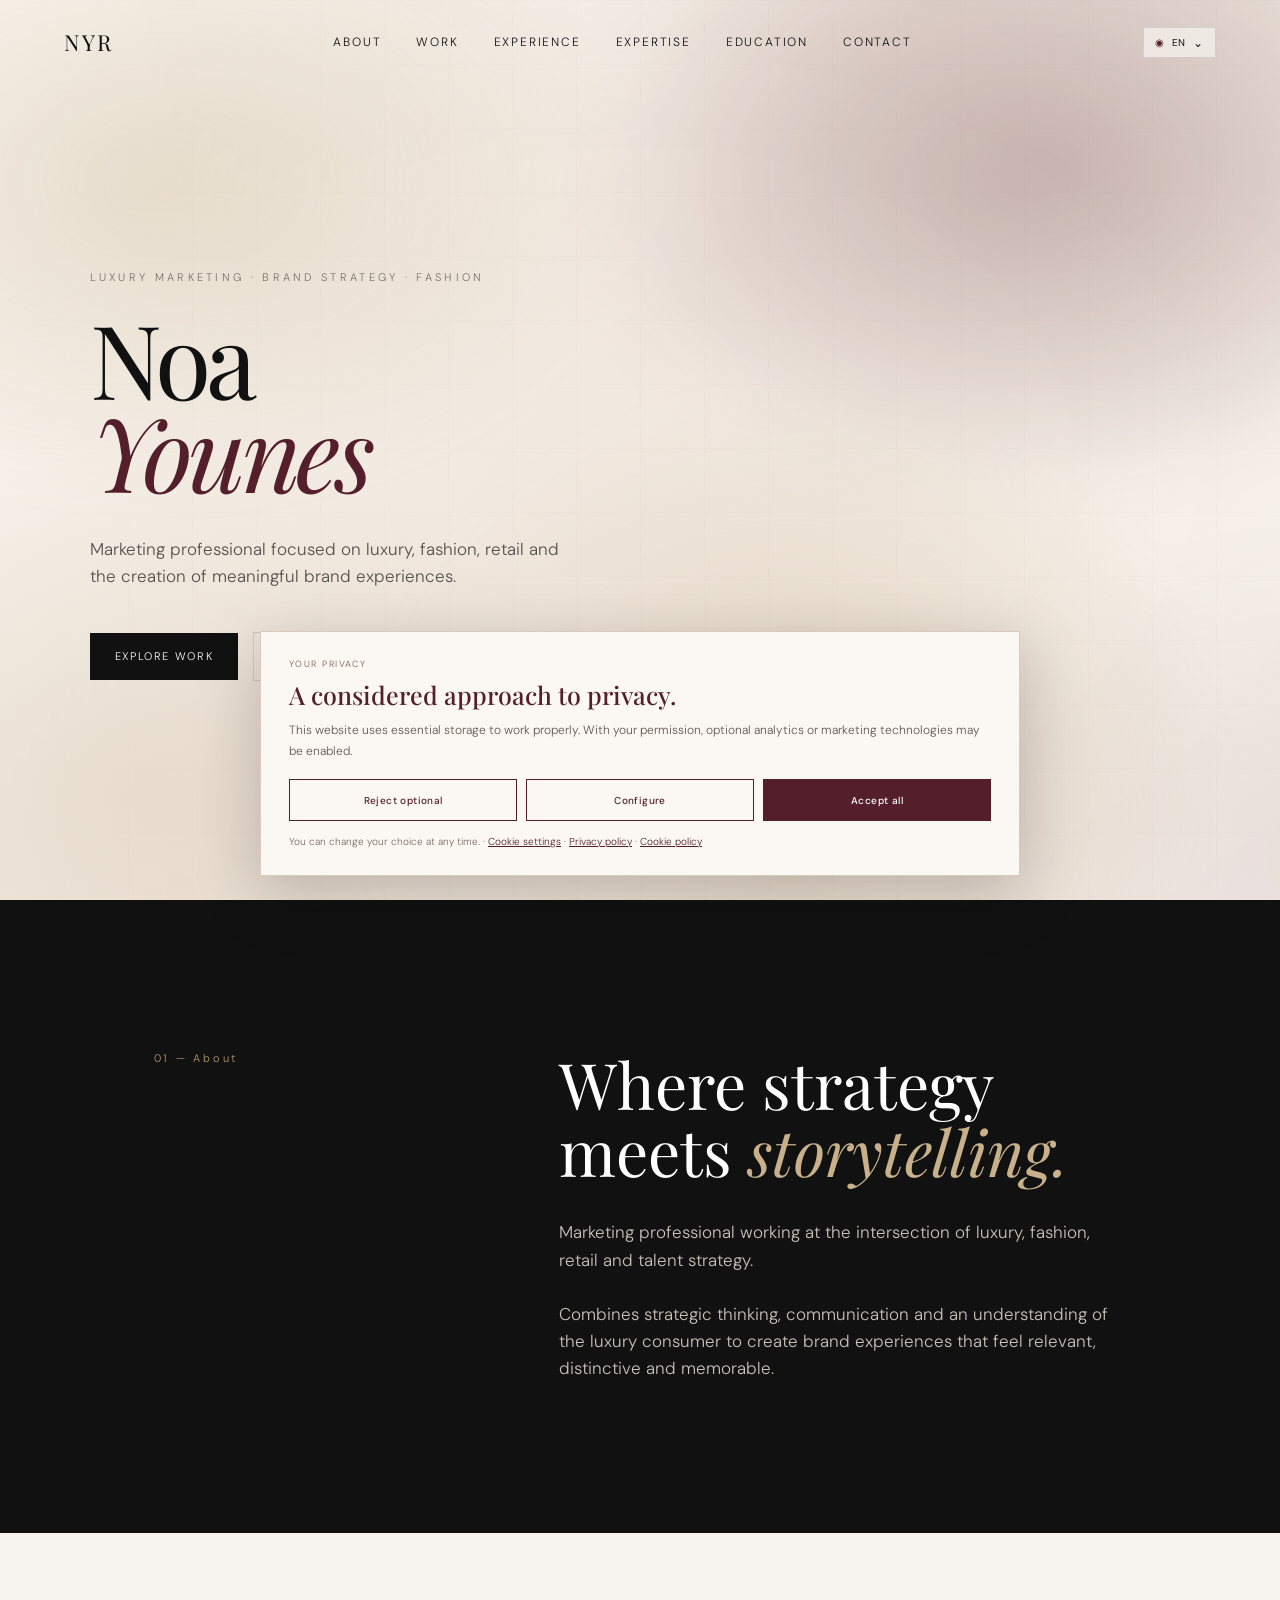
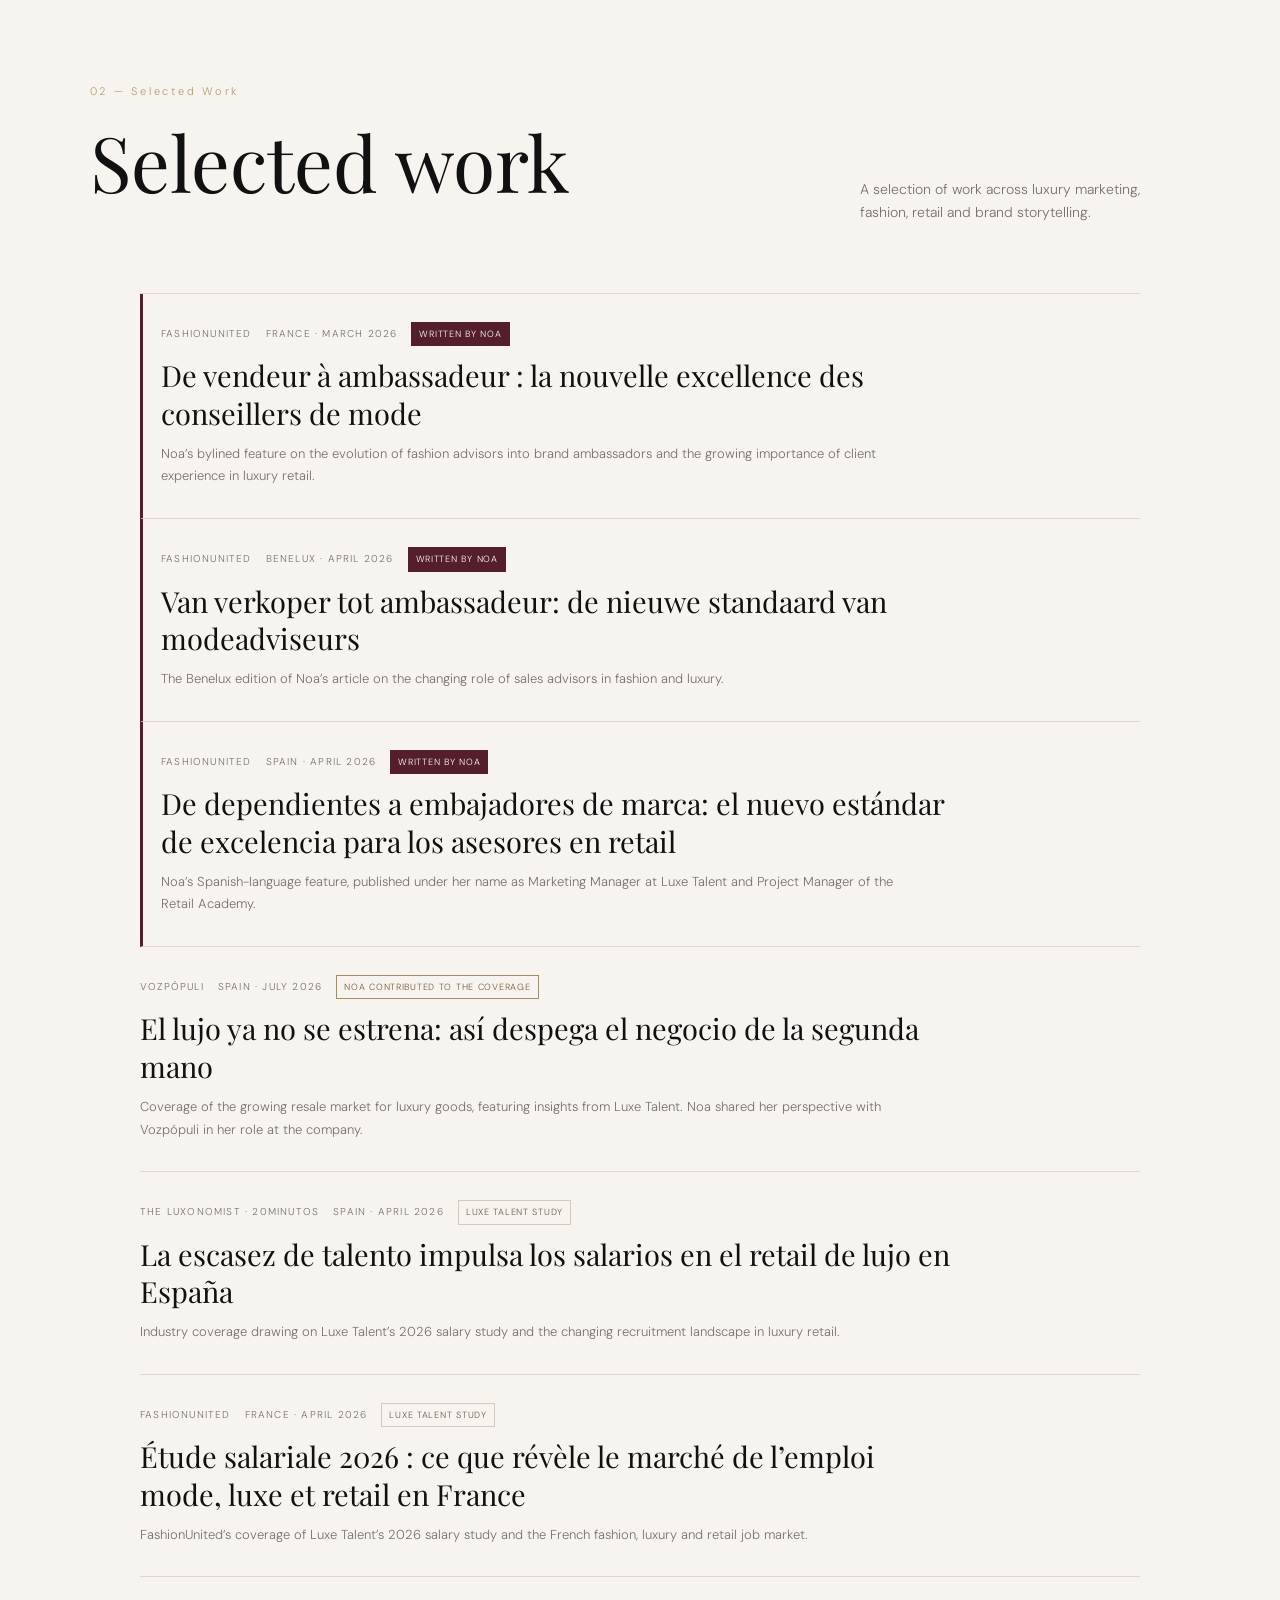
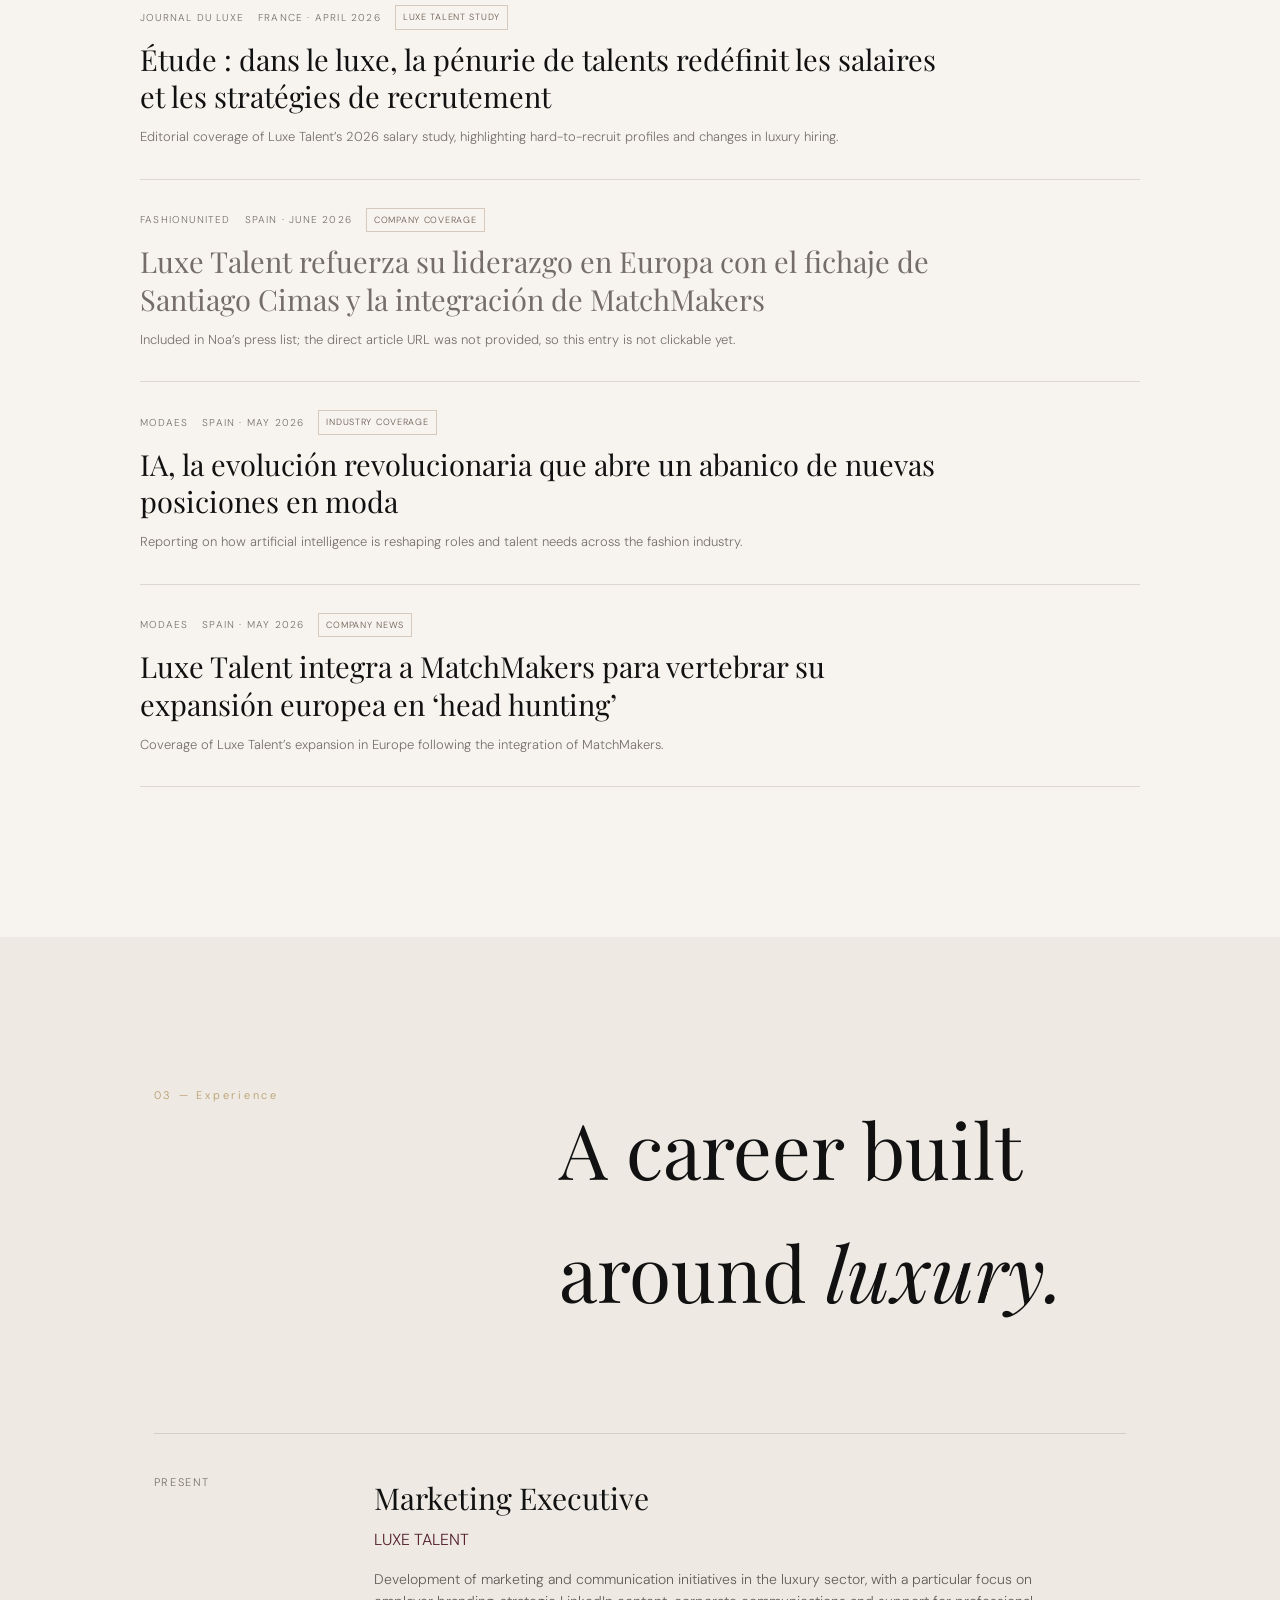
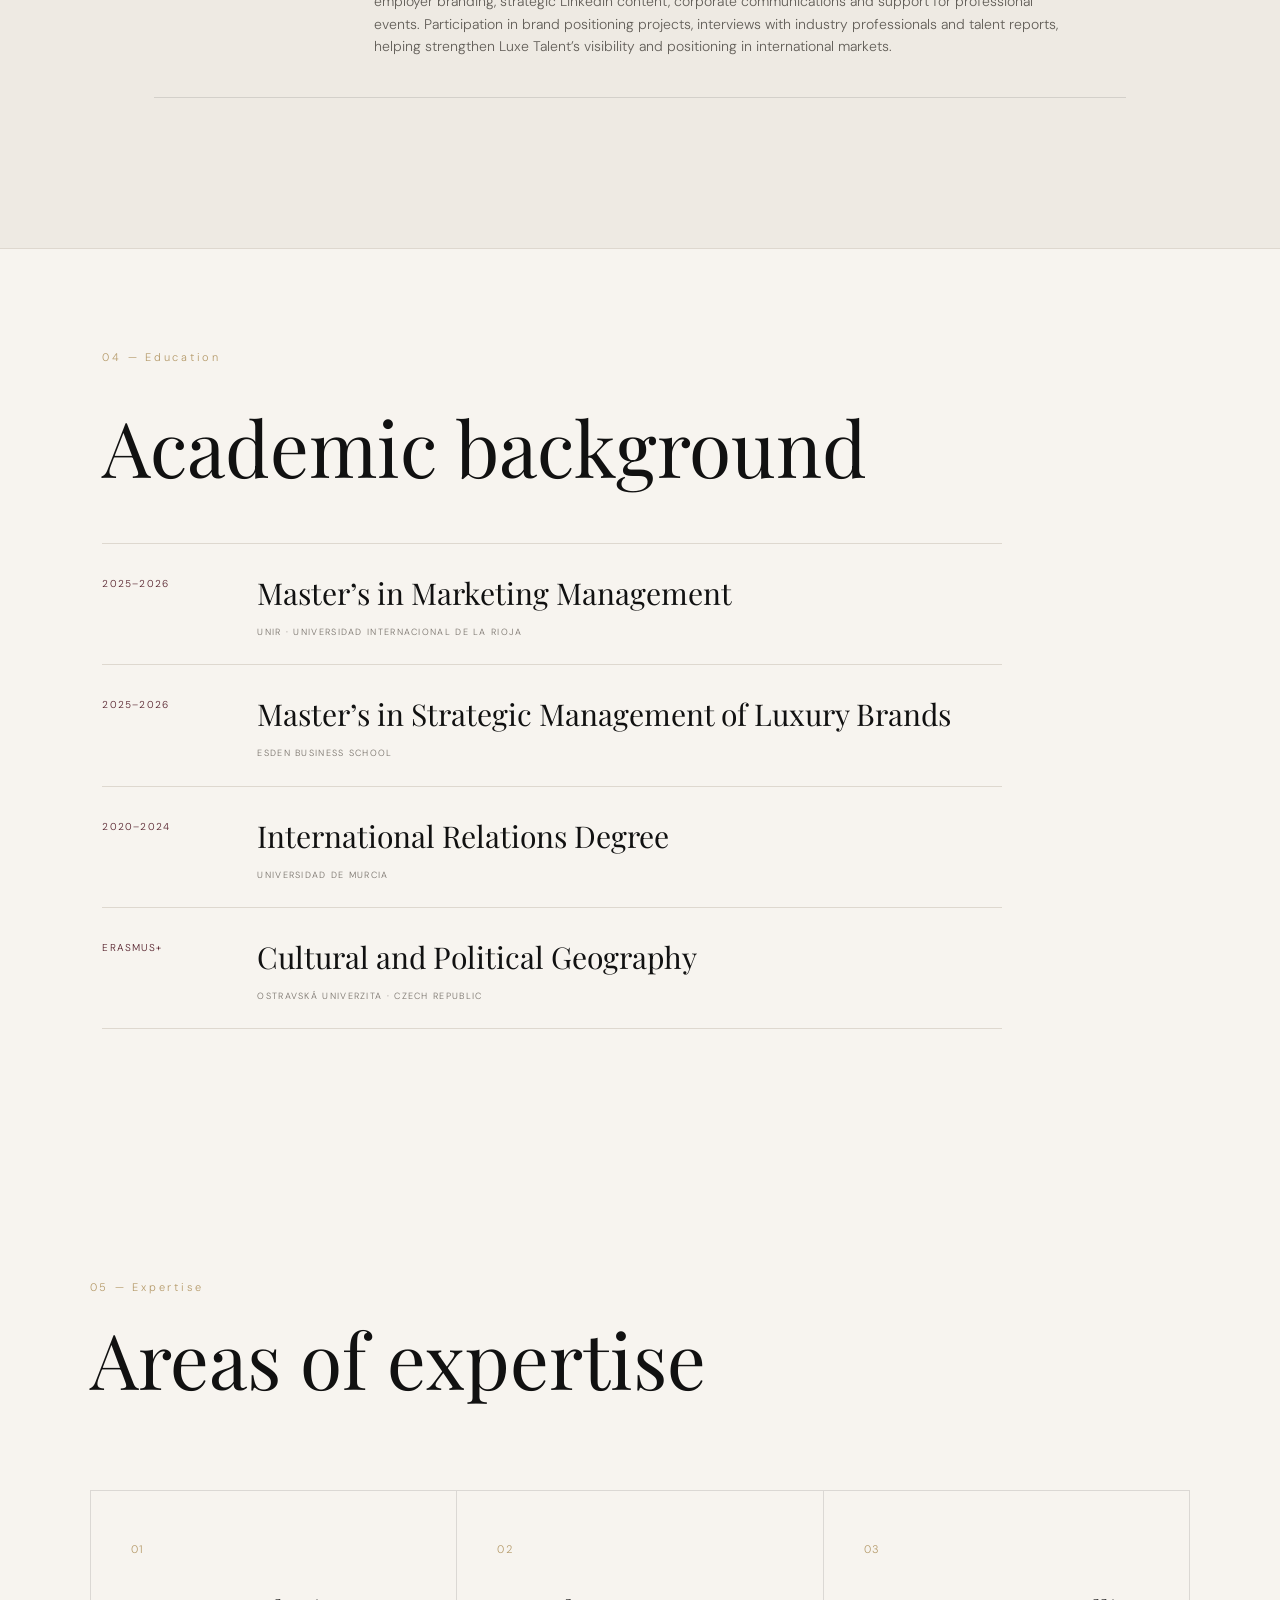
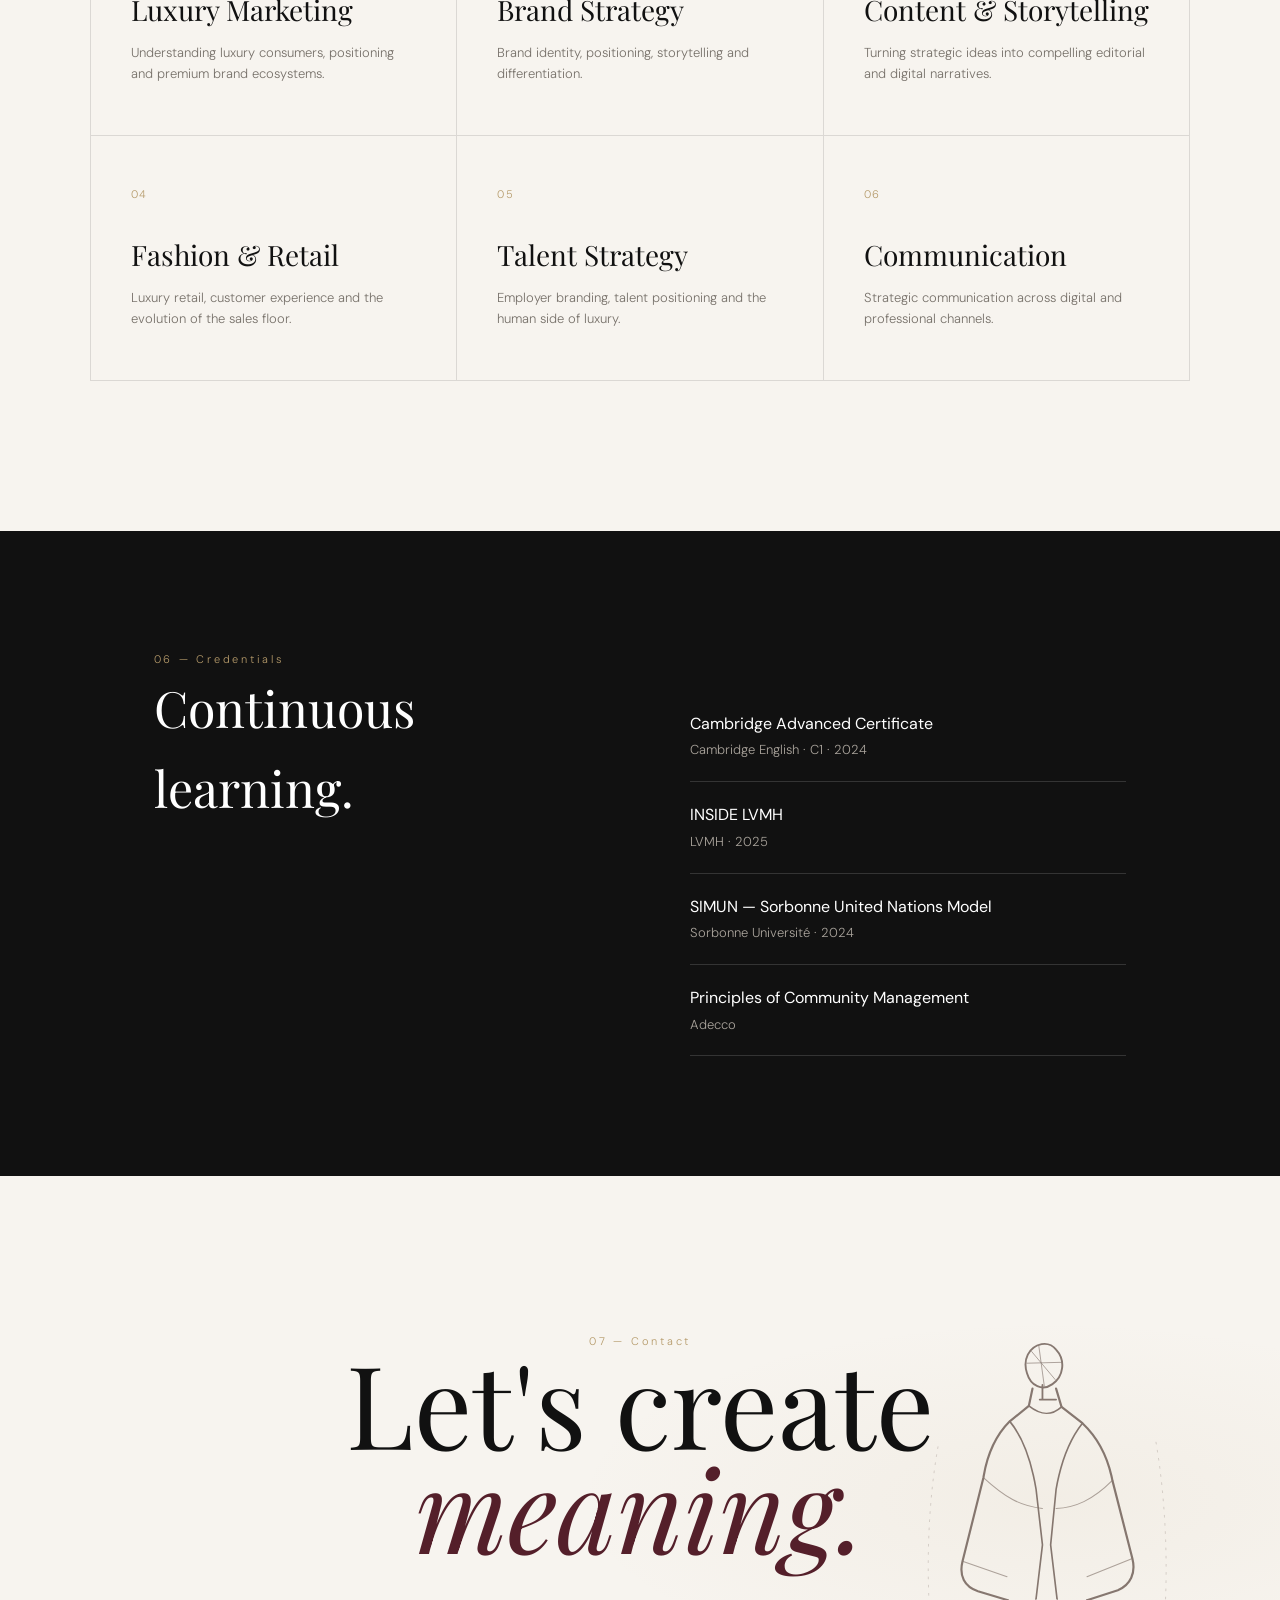
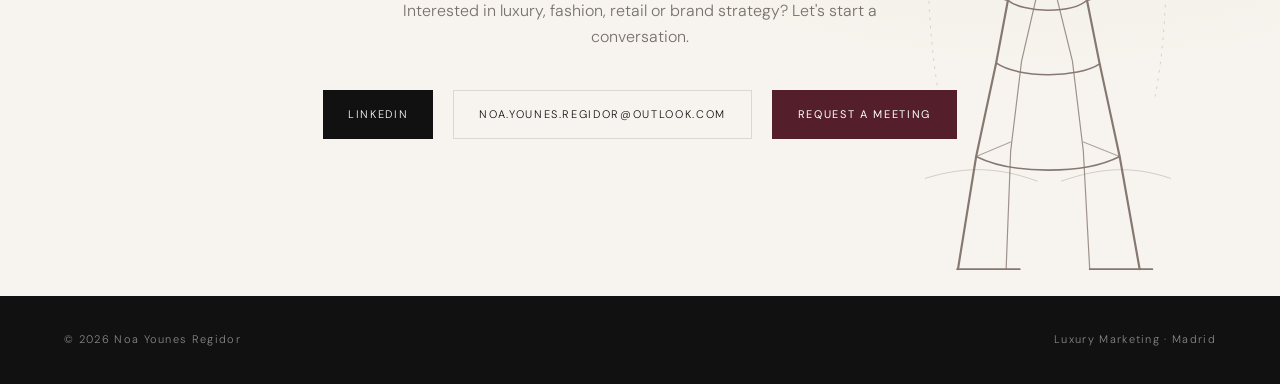
<file: index.html>
<!DOCTYPE html>

<html lang="en">
<head>
<meta charset="utf-8"/>
<meta content="width=device-width, initial-scale=1.0" name="viewport"/>
<title>Noa Younes Regidor — Luxury Marketing</title>
<meta content="Noa Younes Regidor — Luxury Marketing, Brand Strategy, Fashion &amp; Retail." name="description"/>
<meta content="Noa Younes Regidor" name="author"/>
<link href="https://fonts.googleapis.com" rel="preconnect"/>
<link crossorigin="" href="https://fonts.gstatic.com" rel="preconnect"/>
<link href="https://fonts.googleapis.com/css2?family=DM+Sans:wght@300;400;500;600&amp;family=Playfair+Display:ital,wght@0,400;0,500;0,600;1,400;1,500&amp;display=swap" rel="stylesheet"/>
<link href="style.css?v=5" rel="stylesheet"/>
<meta content="#541f2a" name="theme-color"/>
<meta content="Noa Younes Regidor — Luxury Marketing" property="og:title"/>
<meta content="Luxury marketing, brand strategy, fashion and retail portfolio." property="og:description"/>
<meta content="website" property="og:type"/>
</head>
<body>
<!-- NAVIGATION -->
<nav id="navbar">
<a class="logo" href="#">
        NYR
    </a>
<div class="nav-links">
<a data-i18n="nav_about" href="#about">About</a>
<a data-i18n="nav_work" href="#work">Work</a>
<a data-i18n="nav_experience" href="#experience">Experience</a>
<a data-i18n="nav_expertise" href="#expertise">Expertise</a>
<a data-i18n="education" href="#education">Education</a><a data-i18n="nav_contact" href="#contact">Contact</a>
</div>
<div class="language-switcher">
<button aria-label="Change language" class="language-button" id="languageButton">
<span class="language-icon">◉</span>
<span id="currentLanguage">EN</span>
<span class="language-chevron">⌄</span>
</button>
<div class="language-menu" id="languageMenu">
<button data-lang="en">English</button>
<button data-lang="es">Español</button>
<button data-lang="it">Italiano</button>
<button data-lang="fr">Français</button>
<button data-lang="de">Deutsch</button>
<button data-lang="nl">Nederlands</button>
</div>
</div>
</nav>
<!-- HERO -->
<section class="hero">
<div class="hero-copy reveal">
<div class="eyebrow" data-i18n="hero_eyebrow">
            Luxury Marketing · Brand Strategy · Fashion
        </div>
<h1>
            Noa<br/>
<em>Younes</em>
</h1>
<p class="hero-description" data-i18n="hero_desc">
            Marketing professional focused on luxury, fashion, retail
            and the creation of meaningful brand experiences.
        </p>
<div class="hero-buttons">
<a class="button button-dark" data-i18n="hero_explore" href="#work">
                Explore work
            </a>
<a class="button button-outline" data-i18n="hero_contact" href="#contact">
                Get in touch
            </a>
</div>
</div>

</section>
<!-- ABOUT -->
<section class="intro" id="about">
<div class="intro-grid">
<div>
<div class="section-number" data-i18n="about_num">
                01 — About
            </div>
</div>
<div class="reveal">
<h2 data-i18n="about_title">
                Where strategy meets
                <em>storytelling.</em>
</h2>
<p class="intro-text" data-i18n="about_text">
                Noa Younes Regidor is a marketing professional working
                at the intersection of luxury, fashion, retail and
                talent strategy.
                <br/><br/>
                Her work combines strategic thinking, communication
                and an understanding of the luxury consumer to create
                brand experiences that feel relevant, distinctive
                and memorable.
            </p>
</div>
</div>
</section>
<!-- PORTFOLIO -->
<section class="portfolio" id="work">
<div class="section-header reveal">
<div>
<div class="section-number">
                02 — Selected Work
            </div>
<h2 class="section-title">
                Selected work
            </h2>
</div>
<p class="section-subtitle">
            Articles, industry coverage and editorial contributions across luxury, fashion and retail.
        </p>
</div>
<div class="press-list">
<article class="press-item press-featured reveal">
  <div class="press-meta"><span>FashionUnited</span><span>France · March 2026</span><span class="press-badge press-badge-author">Written by Noa</span></div>
  <h3><a href="https://fashionunited.fr/actualite/retail/de-vendeur-a-ambassadeur-la-nouvelle-excellence-des-conseillers-de-mode/2026033041189" target="_blank" rel="noopener noreferrer">De vendeur à ambassadeur : la nouvelle excellence des conseillers de mode</a></h3>
  <p data-press-desc="press_1">Noa’s bylined feature on the evolution of fashion advisors into brand ambassadors and the growing importance of client experience in luxury retail.</p>
</article>
<article class="press-item press-featured reveal">
  <div class="press-meta"><span>FashionUnited</span><span>Benelux · April 2026</span><span class="press-badge press-badge-author">Written by Noa</span></div>
  <h3><a href="https://fashionunited.nl/nieuws/retail/van-verkoper-tot-ambassadeur-de-nieuwe-standaard-van-modeadviseurs/2026040868515" target="_blank" rel="noopener noreferrer">Van verkoper tot ambassadeur: de nieuwe standaard van modeadviseurs</a></h3>
  <p data-press-desc="press_2">The Benelux edition of Noa’s article on the changing role of sales advisors in fashion and luxury.</p>
</article>
<article class="press-item press-featured reveal">
  <div class="press-meta"><span>FashionUnited</span><span>Spain · April 2026</span><span class="press-badge press-badge-author">Written by Noa</span></div>
  <h3><a href="https://fashionunited.es/noticias/retail/de-dependientes-a-embajadores-de-marca-el-nuevo-estandar-de-excelencia-para-los-asesores-en-retail/2026041548985" target="_blank" rel="noopener noreferrer">De dependientes a embajadores de marca: el nuevo estándar de excelencia para los asesores en retail</a></h3>
  <p data-press-desc="press_3">Noa’s Spanish-language feature, published under her name as Marketing Manager at Luxe Talent and Project Manager of the Retail Academy.</p>
</article>
<article class="press-item reveal">
  <div class="press-meta"><span>Vozpópuli</span><span>Spain · July 2026</span><span class="press-badge press-badge-mention">Noa contributed to the coverage</span></div>
  <h3><a href="https://www.vozpopuli.com/economia/distribucion/el-lujo-ya-no-se-estrena-asi-despega-el-negocio-de-la-segunda-mano.html" target="_blank" rel="noopener noreferrer">El lujo ya no se estrena: así despega el negocio de la segunda mano</a></h3>
  <p data-press-desc="press_4">Coverage of the growing resale market for luxury goods, featuring insights from Luxe Talent. Noa shared her perspective with Vozpópuli in her role at the company.</p>
</article>
<article class="press-item reveal">
  <div class="press-meta"><span>The Luxonomist · 20minutos</span><span>Spain · April 2026</span><span class="press-badge">Luxe Talent study</span></div>
  <h3><a href="https://www.20minutos.es/theluxonomist/empresas/escasez-talento-impulsa-los-salarios-retail-lujo-espana_7005201_0.html" target="_blank" rel="noopener noreferrer">La escasez de talento impulsa los salarios en el retail de lujo en España</a></h3>
  <p data-press-desc="press_5">Industry coverage drawing on Luxe Talent’s 2026 salary study and the changing recruitment landscape in luxury retail.</p>
</article>
<article class="press-item reveal">
  <div class="press-meta"><span>FashionUnited</span><span>France · April 2026</span><span class="press-badge">Luxe Talent study</span></div>
  <h3><a href="https://fashionunited.fr/actualite/business/etude-salariale-2026-ce-que-revele-le-marche-de-lemploi-mode-luxe-et-retail-en-france/2026041541376" target="_blank" rel="noopener noreferrer">Étude salariale 2026 : ce que révèle le marché de l’emploi mode, luxe et retail en France</a></h3>
  <p data-press-desc="press_6">FashionUnited’s coverage of Luxe Talent’s 2026 salary study and the French fashion, luxury and retail job market.</p>
</article>
<article class="press-item reveal">
  <div class="press-meta"><span>Journal du Luxe</span><span>France · April 2026</span><span class="press-badge">Luxe Talent study</span></div>
  <h3><a href="https://www.journalduluxe.fr/fr/business/etude-luxe-penurie-talents-salaires-strategies-recrutement" target="_blank" rel="noopener noreferrer">Étude : dans le luxe, la pénurie de talents redéfinit les salaires et les stratégies de recrutement</a></h3>
  <p data-press-desc="press_7">Editorial coverage of Luxe Talent’s 2026 salary study, highlighting hard-to-recruit profiles and changes in luxury hiring.</p>
</article>
<article class="press-item press-pending reveal">
  <div class="press-meta"><span>FashionUnited</span><span>Spain · June 2026</span><span class="press-badge">Company coverage</span></div>
  <h3>Luxe Talent refuerza su liderazgo en Europa con el fichaje de Santiago Cimas y la integración de MatchMakers</h3>
  <p data-press-desc="press_8">Included in Noa’s press list; the direct article URL was not provided, so this entry is not clickable yet.</p>
</article>
<article class="press-item reveal">
  <div class="press-meta"><span>Modaes</span><span>Spain · May 2026</span><span class="press-badge">Industry coverage</span></div>
  <h3><a href="https://www.modaes.com/tendencias/ia-la-evolucion-revolucionaria-que-abre-un-abanico-de-nuevas-posiciones-en-moda" target="_blank" rel="noopener noreferrer">IA, la evolución revolucionaria que abre un abanico de nuevas posiciones en moda</a></h3>
  <p data-press-desc="press_9">Reporting on how artificial intelligence is reshaping roles and talent needs across the fashion industry.</p>
</article>
<article class="press-item reveal">
  <div class="press-meta"><span>Modaes</span><span>Spain · May 2026</span><span class="press-badge">Company news</span></div>
  <h3><a href="https://www.modaes.com/equipamiento/luxe-talent-integra-a-matchmakers-para-vertebrar-su-expansion-europea-en-head-hunting" target="_blank" rel="noopener noreferrer">Luxe Talent integra a MatchMakers para vertebrar su expansión europea en ‘head hunting’</a></h3>
  <p data-press-desc="press_10">Coverage of Luxe Talent’s expansion in Europe following the integration of MatchMakers.</p>
</article>
</div>
</section>
<!-- EXPERIENCE -->
<section class="experience" id="experience">
<div class="experience-header">
<div>
<div class="section-number">
                03 — Experience
            </div>
</div>
<div>
<h2>
                A career built around
                <em>luxury.</em>
</h2>
</div>
</div>
<div class="timeline">
<div class="timeline-item reveal">
<div class="timeline-date">
                Present
            </div>
<div>
<div class="timeline-role">
                    Marketing Executive
                </div>
<div class="timeline-company">
                    LUXE TALENT
                </div>
<p class="timeline-description">
                    Development of marketing and communication initiatives in the luxury sector, with a particular focus on employer branding, strategic LinkedIn content, corporate communications and support for professional events. Participation in brand positioning projects, interviews with industry professionals and talent reports, helping strengthen Luxe Talent’s visibility and positioning in international markets.
                </p>
</div>
</div>

</div>
</section>
<!-- EXPERTISE -->

<section class="education" id="education">
<div class="section-number" data-i18n="education_num">04 — Education</div>
<h2 class="section-title" data-i18n="education_title">Academic background</h2>
<div class="education-list">
<article class="education-item"><p class="education-date">2025–2026</p><div><h3 data-i18n="edu1">Master’s in Marketing Management</h3><p>UNIR · UNIVERSIDAD INTERNACIONAL DE LA RIOJA</p></div></article>
<article class="education-item"><p class="education-date">2025–2026</p><div><h3 data-i18n="edu2">Master’s in Strategic Management of Luxury Brands</h3><p>ESDEN BUSINESS SCHOOL</p></div></article>
<article class="education-item"><p class="education-date">2020–2024</p><div><h3 data-i18n="edu3">Degree in International Relations</h3><p>UNIVERSIDAD DE MURCIA</p></div></article>
<article class="education-item"><p class="education-date">ERASMUS+</p><div><h3 data-i18n="edu4">Cultural and Political Geography</h3><p data-label="erasmus-institution">OSTRAVSKÁ UNIVERZITA · CZECH REPUBLIC</p></div></article>
</div>
</section>
<section class="expertise" id="expertise">
<div class="section-number" data-i18n="expertise_num">
        05 — Expertise
    </div>
<h2 class="section-title">
        Areas of expertise
    </h2>
<div class="expertise-grid">
<div class="expertise-item reveal">
<div class="expertise-number">01</div>
<h3>
                Luxury Marketing
            </h3>
<p>
                Understanding luxury consumers,
                positioning and premium brand ecosystems.
            </p>
</div>
<div class="expertise-item reveal">
<div class="expertise-number">02</div>
<h3>
                Brand Strategy
            </h3>
<p>
                Brand identity, positioning,
                storytelling and differentiation.
            </p>
</div>
<div class="expertise-item reveal">
<div class="expertise-number">03</div>
<h3>
                Content &amp; Storytelling
            </h3>
<p>
                Turning strategic ideas into compelling
                editorial and digital narratives.
            </p>
</div>
<div class="expertise-item reveal">
<div class="expertise-number">04</div>
<h3>
                Fashion &amp; Retail
            </h3>
<p>
                Luxury retail, customer experience
                and the evolution of the sales floor.
            </p>
</div>
<div class="expertise-item reveal">
<div class="expertise-number">05</div>
<h3>
                Talent Strategy
            </h3>
<p>
                Employer branding, talent positioning
                and the human side of luxury.
            </p>
</div>
<div class="expertise-item reveal">
<div class="expertise-number">06</div>
<h3>
                Communication
            </h3>
<p>
                Strategic communication across
                digital and professional channels.
            </p>
</div>
</div>
</section>
<!-- CREDENTIALS -->
<section class="credentials" id="credentials">
<div class="credentials-grid">
<div>
<div class="section-number" data-i18n="credentials_num">
                06 — Credentials
            </div>
<h2>
                Continuous
                <br/>
                learning.
            </h2>
</div>
<div class="credential-list">
<div class="credential">
<strong>
                    Cambridge Advanced Certificate
                </strong>
<span>
                    Cambridge English · C1 · 2024
                </span>
</div>
<div class="credential">
<strong>
                    INSIDE LVMH
                </strong>
<span>
                    LVMH · 2025
                </span>
</div>
<div class="credential">
<strong>
                    SIMUN — Sorbonne United Nations Model
                </strong>
<span>
                    Sorbonne Université · 2024
                </span>
</div>
<div class="credential">
<strong>
                    Principles of Community Management
                </strong>
<span>
                    Adecco
                </span>
</div>
</div>
</div>
</section>
<!-- CONTACT -->
<section class="contact" id="contact">
<div class="contact-inner reveal">
<div class="section-number">
            07 — Contact
        </div>
<h2>
            Let's create
            <em>meaning.</em>
</h2>
<p>
            Interested in luxury, fashion, retail or brand strategy?
            Let's start a conversation.
        </p>
<div class="contact-links">
<a class="button button-dark" href="https://www.linkedin.com/in/noa-younes-regidor-173b82273/" target="_blank">
                LinkedIn
            </a>
<!-- Replace with Noa's real email -->
<a class="button button-outline" href="mailto:noa.younes.regidor@outlook.com">
                Email
            </a>
<button class="button button-meeting" type="button" data-meeting-button>
                Request a meeting
            </button>
</div>
</div>
<div class="contact-fashion-sketch" aria-hidden="true">
<svg viewBox="0 0 420 650" role="img" xmlns="http://www.w3.org/2000/svg">
  <g fill="none" stroke="#4d3931" stroke-linecap="round" stroke-linejoin="round">
    <path d="M204 42 C190 45 183 59 188 74 C192 88 205 94 216 86 C228 78 231 60 220 48 C216 43 210 41 204 42Z" stroke-width="2.1"/>
    <path d="M201 44 L207 88 M188 63 L226 62 M193 50 L219 81" stroke-width="1.1" opacity=".65"/>
    <path d="M194 91 L190 110 L169 127 C153 143 144 164 140 189 L117 281 C113 297 119 309 134 314 L167 324 L154 393 L132 496 L112 620 M220 91 L226 111 L249 129 C266 145 277 166 282 192 L304 278 C308 294 302 307 288 313 L254 324 L268 394 L290 496 L312 620" stroke-width="2.4"/>
    <path d="M190 110 C204 121 215 121 226 111 M169 127 C184 145 193 172 198 202 L205 263 L198 322 M249 129 C234 148 225 173 220 202 L214 263 L221 322" stroke-width="1.8"/>
    <path d="M167 324 C184 338 237 339 254 324 M154 393 C178 410 244 410 268 394 M132 496 C172 516 251 516 290 496" stroke-width="1.7"/>
    <path d="M198 322 L182 391 L170 490 L165 620 M221 322 L238 391 L250 490 L257 620" stroke-width="1.3" opacity=".8"/>
    <path d="M140 189 C164 211 180 220 205 223 M282 192 C260 214 241 222 220 223 M117 281 L166 298 M304 278 L254 298 M132 496 L170 480 M290 496 L250 480" stroke-width="1.2" opacity=".65"/>
    <path d="M111 620 L180 620 M257 620 L326 620 M205 87 L205 103 M202 103 L220 103" stroke-width="2"/>
    <path d="M90 155 C75 240 76 342 91 429 M330 150 C346 245 344 351 329 430" stroke-width=".8" opacity=".4" stroke-dasharray="2 7"/>
    <path d="M76 520 C125 505 160 509 199 523 M226 523 C267 509 302 505 346 520" stroke-width=".8" opacity=".45"/>
  </g>
</svg>
</div>
</section>
<div class="meeting-modal" id="meetingModal" aria-hidden="true">
  <div class="meeting-backdrop" data-close-meeting></div>
  <section class="meeting-dialog" role="dialog" aria-modal="true" aria-labelledby="meetingTitle">
    <button class="meeting-close" type="button" aria-label="Close" data-close-meeting>×</button>
    <p class="meeting-kicker" data-meeting-copy="kicker">PRIVATE APPOINTMENT</p>
    <h2 id="meetingTitle" data-meeting-copy="title">Request a meeting</h2>
    <p class="meeting-intro" data-meeting-copy="intro">Choose a preferred day and time. Your request will be sent to Noa for approval.</p>
    <div class="meeting-field">
      <label for="meetingDays" data-meeting-copy="dayLabel">Choose a day</label>
      <div class="meeting-days" id="meetingDays"></div>
    </div>
    <div class="meeting-field">
      <label for="meetingTimes" data-meeting-copy="timeLabel">Available time options</label>
      <div class="meeting-times" id="meetingTimes"></div>
    </div>
    <form id="meetingRequestForm">
      <div class="meeting-form-grid">
        <label><span data-meeting-copy="nameLabel">Your name</span><input name="visitorName" required autocomplete="name" /></label>
        <label><span data-meeting-copy="emailLabel">Your email</span><input name="visitorEmail" type="email" required autocomplete="email" /></label>
      </div>
      <label class="meeting-message-label"><span data-meeting-copy="messageLabel">What would you like to discuss? (optional)</span><textarea name="visitorMessage" rows="2"></textarea></label>
      <button class="button button-meeting meeting-submit" type="submit" data-meeting-copy="submit">Send meeting request</button>
      <p class="meeting-note" data-meeting-copy="note">This is a request, not a confirmed booking. Noa will review it and reply by email.</p>
      <p class="meeting-feedback" id="meetingFeedback" role="status"></p>
    </form>
  </section>
</div>

<!-- Cookie consent: optional cookies stay disabled unless the visitor opts in. -->
<section class="cookie-banner" id="cookieBanner" role="dialog" aria-modal="false" aria-labelledby="cookieTitle" aria-describedby="cookieDescription" hidden>
  <p class="cookie-eyebrow" data-cookie="eyebrow">YOUR PRIVACY</p>
  <h2 id="cookieTitle" data-cookie="title">A considered approach to privacy.</h2>
  <p class="cookie-copy" id="cookieDescription" data-cookie="description">This website uses essential storage to work properly. With your permission, optional analytics or marketing technologies may be enabled.</p>
  <div class="cookie-actions">
    <button type="button" class="cookie-reject" id="cookieReject" data-cookie="reject">Reject optional</button>
    <button type="button" class="cookie-configure" id="cookieConfigure" aria-expanded="false" aria-controls="cookieSettings" data-cookie="configure">Configure</button>
    <button type="button" class="cookie-accept" id="cookieAccept" data-cookie="accept">Accept all</button>
  </div>
  <div class="cookie-settings" id="cookieSettings" hidden>
    <h2 data-cookie="settingsTitle">Cookie preferences</h2>
    <div class="cookie-setting-row">
      <div><strong data-cookie="essential">Essential storage</strong><small data-cookie="essentialDesc">Required for basic site functionality and remembering your choice.</small></div>
      <input type="checkbox" checked disabled aria-label="Essential storage always active">
    </div>
    <div class="cookie-setting-row">
      <div><strong data-cookie="analytics">Analytics</strong><small data-cookie="analyticsDesc">Helps understand how visitors use the website. Not enabled unless you consent.</small></div>
      <input type="checkbox" id="cookieAnalytics">
    </div>
    <div class="cookie-setting-row">
      <div><strong data-cookie="marketing">Marketing</strong><small data-cookie="marketingDesc">Allows marketing or advertising technologies. Not enabled unless you consent.</small></div>
      <input type="checkbox" id="cookieMarketing">
    </div>
    <div class="cookie-actions">
      <button type="button" class="cookie-reject" id="cookieSave" data-cookie="save">Save preferences</button>
    </div>
  </div>
  <p class="cookie-footer-links"><span data-cookie="footer">You can change your choice at any time.</span> · <button type="button" id="cookieFooterManage" data-cookie="manage">Cookie settings</button> · <a href="privacy-policy.html">Privacy policy</a> · <a href="cookies-policy.html">Cookie policy</a></p>
</section>
<button type="button" class="cookie-manage-link" id="cookieManageLink" data-cookie="manage" hidden>Cookie settings</button>

<!-- FOOTER -->
<footer>
<span>
        © 2026 Noa Younes Regidor
    </span>
<span>
        Luxury Marketing · Madrid · <a href="privacy-policy.html">Privacy</a> · <a href="cookies-policy.html">Cookies</a>
    </span>
</footer>
<script defer="" src="cookie-consent.js?v=1"></script>
<script defer="" src="script.js?v=103"></script>
</body>
</html>
</file>
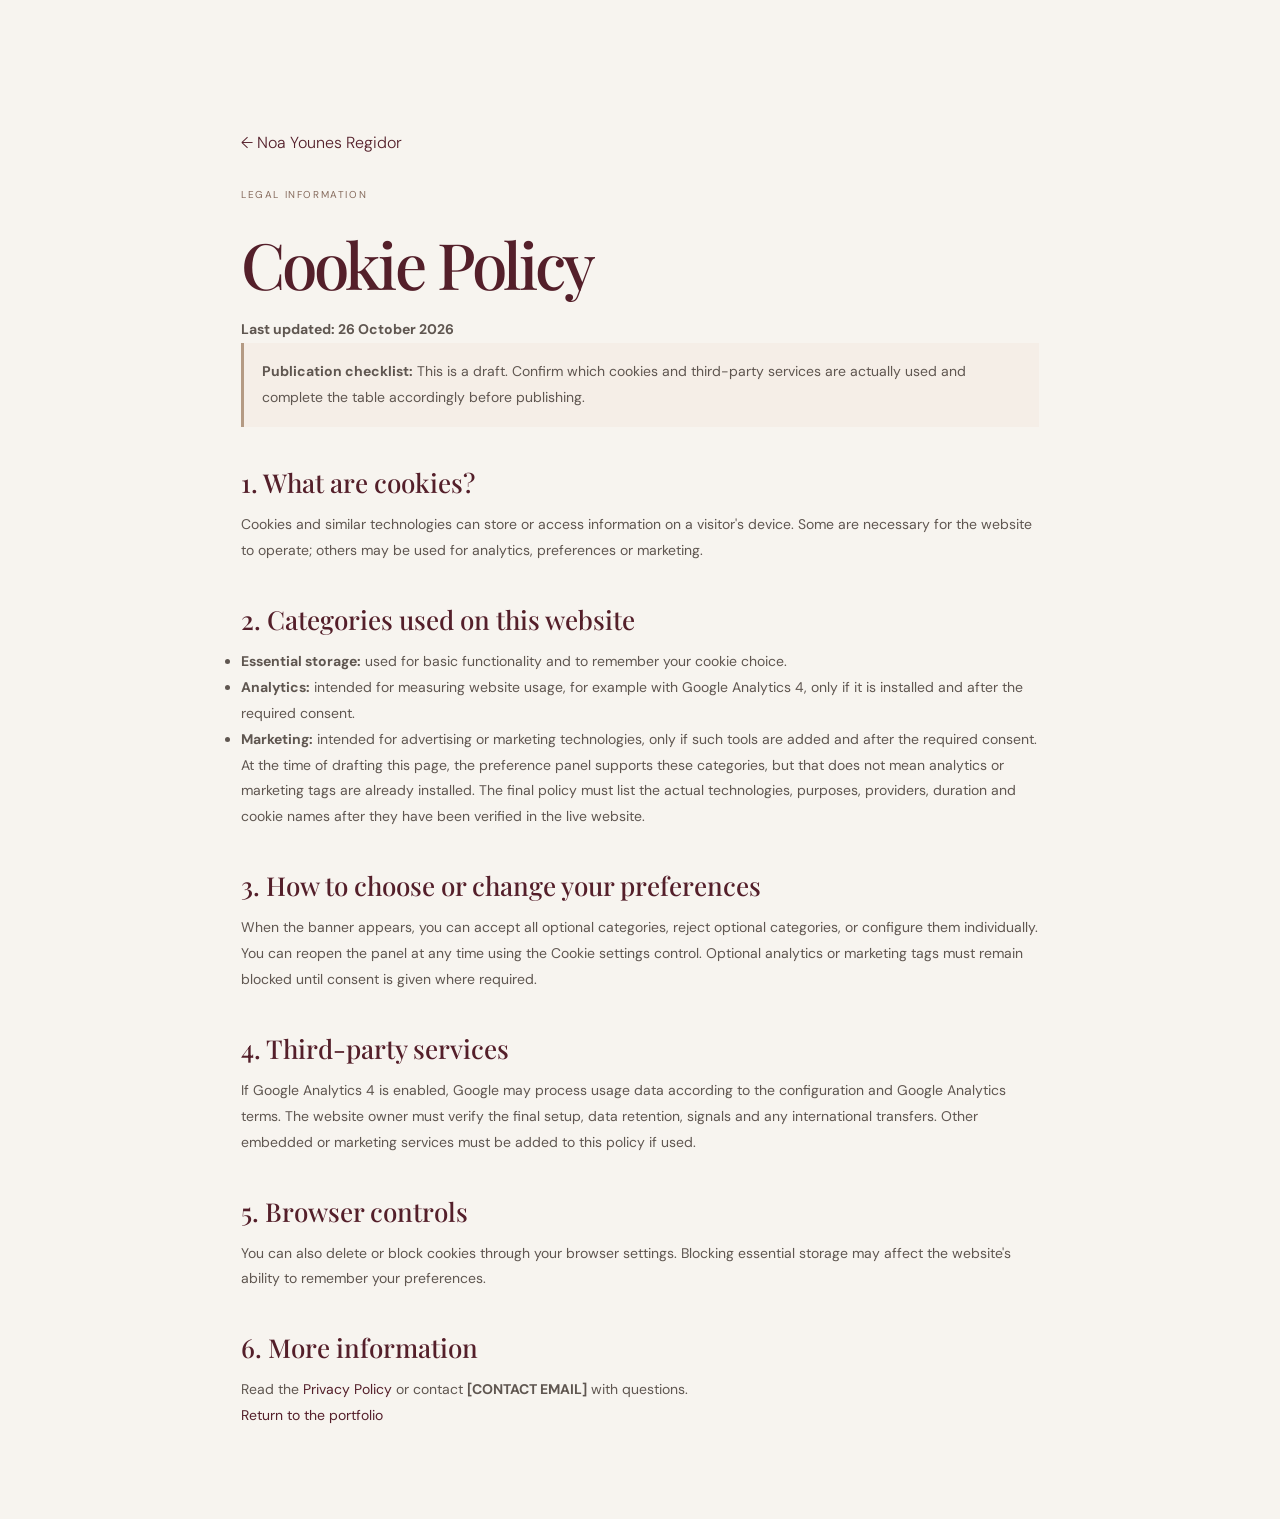
<file: cookies-policy.html>
<!doctype html>
<html lang="en">
<head>
<meta charset="utf-8">
<meta name="viewport" content="width=device-width, initial-scale=1">
<title>Cookie Policy — Noa Younes Regidor</title>
<meta name="description" content="Information about cookies and similar technologies on the Noa Younes Regidor portfolio website.">
<link rel="preconnect" href="https://fonts.googleapis.com">
<link rel="preconnect" href="https://fonts.gstatic.com" crossorigin>
<link href="https://fonts.googleapis.com/css2?family=DM+Sans:wght@300;400;500;600&family=Playfair+Display:wght@400;500;600&display=swap" rel="stylesheet">
<link href="style.css" rel="stylesheet">
<style>
.legal-page{max-width:850px;margin:0 auto;padding:130px 26px 90px;color:#302925}
.legal-page .eyebrow{letter-spacing:.16em;text-transform:uppercase;font-size:10px;color:#866b5d}
.legal-page h1{font:500 clamp(38px,6vw,64px)/1.1 "Playfair Display",serif;color:#541f2a;margin:18px 0}
.legal-page h2{font:500 26px "Playfair Display",serif;color:#541f2a;margin:38px 0 12px}
.legal-page p,.legal-page li{font:14px/1.85 "DM Sans",sans-serif;color:#5f5650}
.legal-page a{color:#541f2a}.legal-back{display:inline-block;margin-bottom:30px;color:#541f2a}
.legal-note{padding:16px 18px;background:#f5eee7;border-left:3px solid #b49a83}
</style>
</head>
<body>
<main class="legal-page">
<a class="legal-back" href="index.html">← Noa Younes Regidor</a>
<p class="eyebrow">Legal information</p>
<h1>Cookie Policy</h1>
<p><strong>Last updated: 26 October 2026</strong></p>
<p class="legal-note"><strong>Publication checklist:</strong> This is a draft. Confirm which cookies and third-party services are actually used and complete the table accordingly before publishing.</p>
<h2>1. What are cookies?</h2>
<p>Cookies and similar technologies can store or access information on a visitor's device. Some are necessary for the website to operate; others may be used for analytics, preferences or marketing.</p>
<h2>2. Categories used on this website</h2>
<ul>
<li><strong>Essential storage:</strong> used for basic functionality and to remember your cookie choice.</li>
<li><strong>Analytics:</strong> intended for measuring website usage, for example with Google Analytics 4, only if it is installed and after the required consent.</li>
<li><strong>Marketing:</strong> intended for advertising or marketing technologies, only if such tools are added and after the required consent.</li>
</ul>
<p>At the time of drafting this page, the preference panel supports these categories, but that does not mean analytics or marketing tags are already installed. The final policy must list the actual technologies, purposes, providers, duration and cookie names after they have been verified in the live website.</p>
<h2>3. How to choose or change your preferences</h2>
<p>When the banner appears, you can accept all optional categories, reject optional categories, or configure them individually. You can reopen the panel at any time using the Cookie settings control. Optional analytics or marketing tags must remain blocked until consent is given where required.</p>
<h2>4. Third-party services</h2>
<p>If Google Analytics 4 is enabled, Google may process usage data according to the configuration and Google Analytics terms. The website owner must verify the final setup, data retention, signals and any international transfers. Other embedded or marketing services must be added to this policy if used.</p>
<h2>5. Browser controls</h2>
<p>You can also delete or block cookies through your browser settings. Blocking essential storage may affect the website's ability to remember your preferences.</p>
<h2>6. More information</h2>
<p>Read the <a href="privacy-policy.html">Privacy Policy</a> or contact <strong>[CONTACT EMAIL]</strong> with questions.</p>
<p><a href="index.html">Return to the portfolio</a></p>
</main>
</body>
</html>
</file>
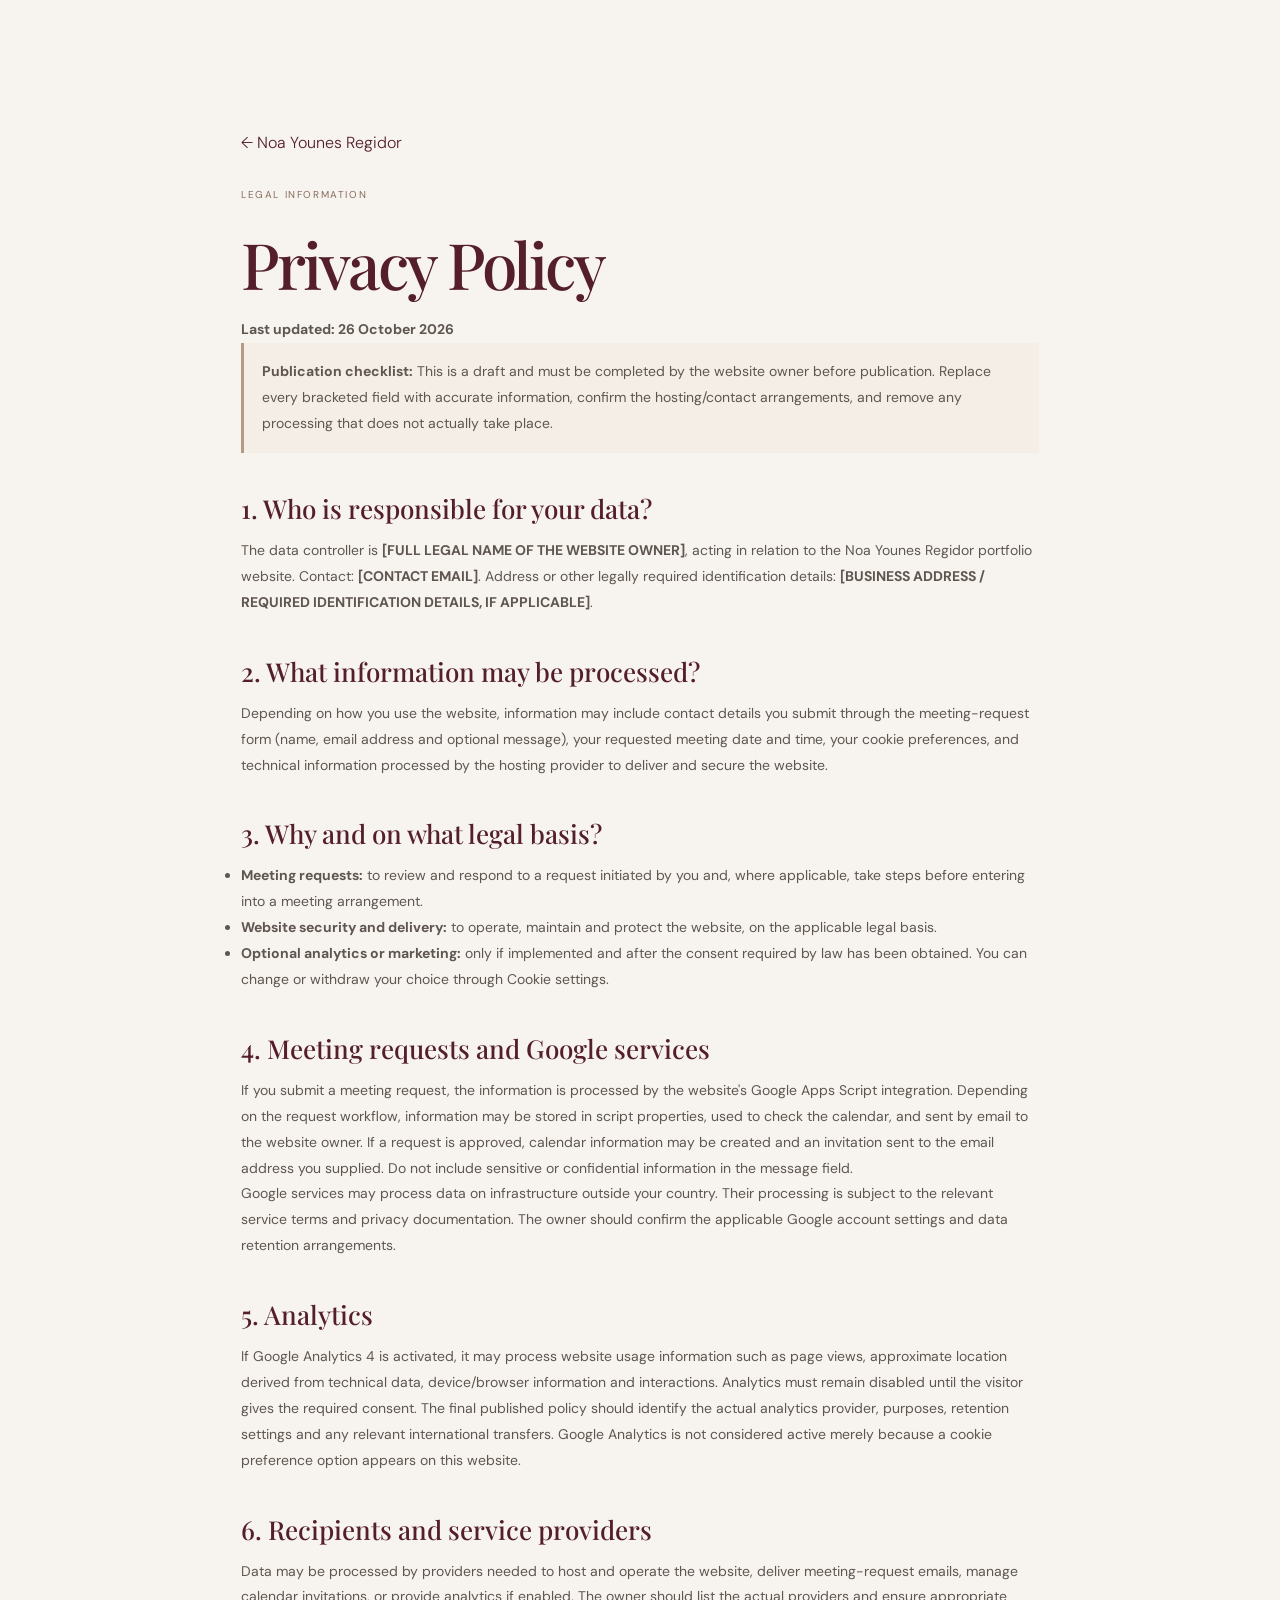
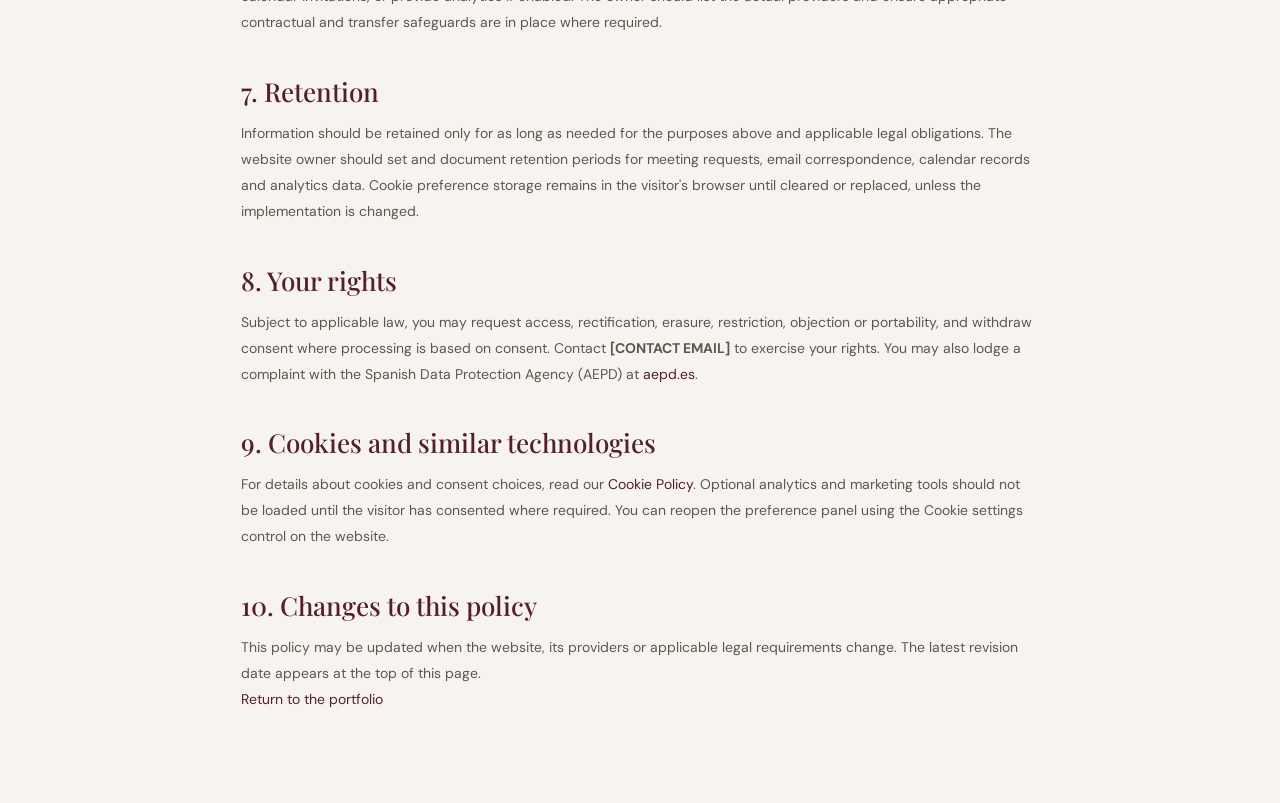
<file: privacy-policy.html>
<!doctype html>
<html lang="en">
<head>
<meta charset="utf-8">
<meta name="viewport" content="width=device-width, initial-scale=1">
<title>Privacy Policy — Noa Younes Regidor</title>
<meta name="description" content="Privacy information for the Noa Younes Regidor portfolio website.">
<link rel="preconnect" href="https://fonts.googleapis.com">
<link rel="preconnect" href="https://fonts.gstatic.com" crossorigin>
<link href="https://fonts.googleapis.com/css2?family=DM+Sans:wght@300;400;500;600&family=Playfair+Display:wght@400;500;600&display=swap" rel="stylesheet">
<link href="style.css" rel="stylesheet">
<style>
.legal-page{max-width:850px;margin:0 auto;padding:130px 26px 90px;color:#302925}
.legal-page .eyebrow{letter-spacing:.16em;text-transform:uppercase;font-size:10px;color:#866b5d}
.legal-page h1{font:500 clamp(38px,6vw,64px)/1.1 "Playfair Display",serif;color:#541f2a;margin:18px 0}
.legal-page h2{font:500 26px "Playfair Display",serif;color:#541f2a;margin:38px 0 12px}
.legal-page p,.legal-page li{font:14px/1.85 "DM Sans",sans-serif;color:#5f5650}
.legal-page a{color:#541f2a}.legal-back{display:inline-block;margin-bottom:30px;color:#541f2a}
.legal-note{padding:16px 18px;background:#f5eee7;border-left:3px solid #b49a83}
</style>
</head>
<body>
<main class="legal-page">
<a class="legal-back" href="index.html">← Noa Younes Regidor</a>
<p class="eyebrow">Legal information</p>
<h1>Privacy Policy</h1>
<p><strong>Last updated: 26 October 2026</strong></p>
<p class="legal-note"><strong>Publication checklist:</strong> This is a draft and must be completed by the website owner before publication. Replace every bracketed field with accurate information, confirm the hosting/contact arrangements, and remove any processing that does not actually take place.</p>
<h2>1. Who is responsible for your data?</h2>
<p>The data controller is <strong>[FULL LEGAL NAME OF THE WEBSITE OWNER]</strong>, acting in relation to the Noa Younes Regidor portfolio website. Contact: <strong>[CONTACT EMAIL]</strong>. Address or other legally required identification details: <strong>[BUSINESS ADDRESS / REQUIRED IDENTIFICATION DETAILS, IF APPLICABLE]</strong>.</p>
<h2>2. What information may be processed?</h2>
<p>Depending on how you use the website, information may include contact details you submit through the meeting-request form (name, email address and optional message), your requested meeting date and time, your cookie preferences, and technical information processed by the hosting provider to deliver and secure the website.</p>
<h2>3. Why and on what legal basis?</h2>
<ul>
<li><strong>Meeting requests:</strong> to review and respond to a request initiated by you and, where applicable, take steps before entering into a meeting arrangement.</li>
<li><strong>Website security and delivery:</strong> to operate, maintain and protect the website, on the applicable legal basis.</li>
<li><strong>Optional analytics or marketing:</strong> only if implemented and after the consent required by law has been obtained. You can change or withdraw your choice through Cookie settings.</li>
</ul>
<h2>4. Meeting requests and Google services</h2>
<p>If you submit a meeting request, the information is processed by the website's Google Apps Script integration. Depending on the request workflow, information may be stored in script properties, used to check the calendar, and sent by email to the website owner. If a request is approved, calendar information may be created and an invitation sent to the email address you supplied. Do not include sensitive or confidential information in the message field.</p>
<p>Google services may process data on infrastructure outside your country. Their processing is subject to the relevant service terms and privacy documentation. The owner should confirm the applicable Google account settings and data retention arrangements.</p>
<h2>5. Analytics</h2>
<p>If Google Analytics 4 is activated, it may process website usage information such as page views, approximate location derived from technical data, device/browser information and interactions. Analytics must remain disabled until the visitor gives the required consent. The final published policy should identify the actual analytics provider, purposes, retention settings and any relevant international transfers. Google Analytics is not considered active merely because a cookie preference option appears on this website.</p>
<h2>6. Recipients and service providers</h2>
<p>Data may be processed by providers needed to host and operate the website, deliver meeting-request emails, manage calendar invitations, or provide analytics if enabled. The owner should list the actual providers and ensure appropriate contractual and transfer safeguards are in place where required.</p>
<h2>7. Retention</h2>
<p>Information should be retained only for as long as needed for the purposes above and applicable legal obligations. The website owner should set and document retention periods for meeting requests, email correspondence, calendar records and analytics data. Cookie preference storage remains in the visitor's browser until cleared or replaced, unless the implementation is changed.</p>
<h2>8. Your rights</h2>
<p>Subject to applicable law, you may request access, rectification, erasure, restriction, objection or portability, and withdraw consent where processing is based on consent. Contact <strong>[CONTACT EMAIL]</strong> to exercise your rights. You may also lodge a complaint with the Spanish Data Protection Agency (AEPD) at <a href="https://www.aepd.es/" rel="noopener">aepd.es</a>.</p>
<h2>9. Cookies and similar technologies</h2>
<p>For details about cookies and consent choices, read our <a href="cookies-policy.html">Cookie Policy</a>. Optional analytics and marketing tools should not be loaded until the visitor has consented where required. You can reopen the preference panel using the Cookie settings control on the website.</p>
<h2>10. Changes to this policy</h2>
<p>This policy may be updated when the website, its providers or applicable legal requirements change. The latest revision date appears at the top of this page.</p>
<p><a href="index.html">Return to the portfolio</a></p>
</main>
</body>
</html>
</file>
<file: style.css>
:root {
            --black: #111111;
            --soft-black: #1b1b1b;
            --cream: #f7f4ef;
            --white: #ffffff;
            --gold: #b59a6a;
            --burgundy: #541f2a;
            --grey: #77716a;
            --border: rgba(17,17,17,.12);
        }

        * {
            margin: 0;
            padding: 0;
            box-sizing: border-box;
        }

        html {
            scroll-behavior: smooth;
        }

        body {
            background: var(--cream);
            color: var(--black);
            font-family: "DM Sans", sans-serif;
            font-weight: 300;
            line-height: 1.6;
            overflow-x: hidden;
        }

        a {
            color: inherit;
            text-decoration: none;
        }

        img {
            width: 100%;
            display: block;
        }

        /* ---------------- NAVIGATION ---------------- */

        nav {
            position: fixed;
            top: 0;
            left: 0;
            width: 100%;
            z-index: 1000;

            display: flex;
            justify-content: space-between;
            align-items: center;

            padding: 25px 5vw;

            transition: .4s ease;
        }

        nav.scrolled {
            background: rgba(247,244,239,.92);
            backdrop-filter: blur(15px);
            padding: 17px 5vw;
            border-bottom: 1px solid var(--border);
        }

        .logo {
            font-family: "Playfair Display", serif;
            font-size: 22px;
            letter-spacing: .08em;
        }

        .nav-links {
            display: flex;
            gap: 35px;
            font-size: 12px;
            letter-spacing: .15em;
            text-transform: uppercase;
        }

        .nav-links a {
            position: relative;
        }

        .nav-links a::after {
            content: "";
            position: absolute;
            left: 0;
            bottom: -6px;
            width: 0;
            height: 1px;
            background: var(--black);
            transition: .3s;
        }

        .nav-links a:hover::after {
            width: 100%;
        }

        /* ---------------- HERO ---------------- */

        .hero {
            min-height: 100vh;

            display: grid;
            grid-template-columns: 1.05fr .95fr;

            align-items: center;

            padding: 120px 7vw 70px;

            position: relative;
        }

        .hero-copy {
            max-width: 750px;
        }

        .eyebrow {
            font-size: 11px;
            letter-spacing: .3em;
            text-transform: uppercase;
            color: var(--grey);
            margin-bottom: 25px;
        }

        h1 {
            font-family: "Playfair Display", serif;
            font-weight: 400;
            font-size: clamp(64px, 8vw, 125px);
            line-height: .91;
            letter-spacing: -.045em;
        }

        h1 em {
            color: var(--burgundy);
            font-weight: 400;
        }

        .hero-description {
            max-width: 480px;
            margin-top: 38px;
            font-size: 17px;
            color: #55514c;
        }

        .hero-buttons {
            margin-top: 42px;

            display: flex;
            gap: 15px;
            align-items: center;
        }

        .button {
            display: inline-flex;
            align-items: center;
            justify-content: center;

            padding: 15px 25px;

            font-size: 11px;
            letter-spacing: .15em;
            text-transform: uppercase;

            transition: .3s;
        }

        .button-dark {
            background: var(--black);
            color: white;
        }

        .button-dark:hover {
            background: var(--burgundy);
        }

        .button-outline {
            border: 1px solid var(--border);
        }

        .button-outline:hover {
            border-color: var(--black);
        }

        /* Hero visual */

        .hero-image {
            height: 75vh;
            min-height: 550px;
            overflow: hidden;
            position: relative;
        }

        .hero-image img {
            height: 100%;
            object-fit: cover;
            filter: grayscale(15%);
        }

        .hero-image::after {
            content: "";
            position: absolute;
            inset: 0;
            background: linear-gradient(
                135deg,
                rgba(0,0,0,.05),
                rgba(84,31,42,.18)
            );
        }

        .vertical-text {
            position: absolute;
            right: 20px;
            bottom: 40px;

            writing-mode: vertical-rl;

            font-size: 10px;
            letter-spacing: .25em;
            text-transform: uppercase;

            z-index: 3;
            color: white;
        }

        /* ---------------- INTRO ---------------- */

        .intro {
            background: var(--black);
            color: white;

            padding: 150px 12vw;
        }

        .intro-grid {
            display: grid;
            grid-template-columns: .7fr 1.3fr;
            gap: 100px;
        }

        .section-number {
            font-size: 11px;
            letter-spacing: .25em;
            color: var(--gold);
        }

        .intro h2 {
            font-family: "Playfair Display", serif;
            font-size: clamp(42px, 5vw, 72px);
            font-weight: 400;
            line-height: 1.05;
        }

        .intro h2 em {
            color: #c7b08a;
        }

        .intro-text {
            margin-top: 35px;
            max-width: 650px;
            color: #c7c3bd;
            font-size: 17px;
        }

        /* ---------------- PORTFOLIO ---------------- */

        .portfolio {
            padding: 150px 7vw;
        }

        .section-header {
            display: flex;
            justify-content: space-between;
            align-items: end;

            margin-bottom: 70px;
        }

        .section-title {
            font-family: "Playfair Display", serif;
            font-size: clamp(48px, 6vw, 80px);
            font-weight: 400;
        }

        .section-subtitle {
            max-width: 330px;
            color: var(--grey);
            font-size: 14px;
        }

        .projects {
            display: grid;
            grid-template-columns: repeat(12, 1fr);
            gap: 25px;
        }

        .project {
            position: relative;
            overflow: hidden;
            cursor: pointer;
        }

        .project:nth-child(1) {
            grid-column: span 7;
        }

        .project:nth-child(2) {
            grid-column: span 5;
            margin-top: 130px;
        }

        .project:nth-child(3) {
            grid-column: 2 / span 5;
            margin-top: 40px;
        }

        .project:nth-child(4) {
            grid-column: span 5;
            margin-top: 160px;
        }

        .project-image {
            height: 560px;
            overflow: hidden;
            background: #ddd;
        }

        .project:nth-child(2) .project-image,
        .project:nth-child(3) .project-image {
            height: 460px;
        }

        .project-image img {
            height: 100%;
            object-fit: cover;
            transition: transform .8s cubic-bezier(.2,.7,.2,1);
        }

        .project:hover img {
            transform: scale(1.06);
        }

        .project-info {
            padding: 20px 0;
        }

        .project-category {
            font-size: 10px;
            letter-spacing: .2em;
            text-transform: uppercase;
            color: var(--grey);
        }

        .project-title {
            font-family: "Playfair Display", serif;
            font-size: 28px;
            margin-top: 7px;
        }

        .project-title-link {
            position: relative;
            z-index: 5;
            display: inline;
            pointer-events: auto;
            cursor: pointer;
            color: inherit;
            text-decoration: none;
            text-decoration-thickness: 1px;
            text-underline-offset: 5px;
            transition: color .25s ease, text-decoration-color .25s ease;
        }

        .project-title-link:hover,
        .project-title-link:focus-visible {
            color: var(--burgundy, #541f2a);
            text-decoration: underline;
        }

        .project-title-link:focus-visible {
            outline: 2px solid var(--burgundy, #541f2a);
            outline-offset: 5px;
        }

        .project-description {
            font-size: 13px;
            color: var(--grey);
            margin-top: 5px;
        }

        /* ---------------- EXPERIENCE ---------------- */

        .experience {
            background: #eeeae3;
            padding: 150px 12vw;
        }

        .experience-header {
            display: grid;
            grid-template-columns: .7fr 1.3fr;
            gap: 100px;
            margin-bottom: 100px;
        }

        .experience h2 {
            font-family: "Playfair Display", serif;
            font-size: clamp(48px, 6vw, 78px);
            font-weight: 400;
        }

        .timeline {
            border-top: 1px solid var(--border);
        }

        .timeline-item {
            display: grid;
            grid-template-columns: 160px 1fr;
            gap: 60px;

            padding: 40px 0;

            border-bottom: 1px solid var(--border);
        }

        .timeline-date {
            font-size: 11px;
            letter-spacing: .15em;
            text-transform: uppercase;
            color: var(--grey);
        }

        .timeline-role {
            font-family: "Playfair Display", serif;
            font-size: 30px;
        }

        .timeline-company {
            color: var(--burgundy);
            margin-top: 5px;
        }

        .timeline-description {
            margin-top: 15px;
            max-width: 700px;
            color: #625e58;
            font-size: 14px;
        }

        /* ---------------- EXPERTISE ---------------- */

        .expertise {
            padding: 150px 7vw;
        }

        .expertise-grid {
            display: grid;
            grid-template-columns: repeat(3, 1fr);
            border-top: 1px solid var(--border);
            border-left: 1px solid var(--border);
            margin-top: 70px;
        }

        .expertise-item {
            padding: 50px 40px;
            border-right: 1px solid var(--border);
            border-bottom: 1px solid var(--border);
            min-height: 220px;
        }

        .expertise-number {
            color: var(--gold);
            font-size: 11px;
            letter-spacing: .15em;
        }

        .expertise-item h3 {
            font-family: "Playfair Display", serif;
            font-size: 28px;
            font-weight: 400;
            margin-top: 30px;
        }

        .expertise-item p {
            color: var(--grey);
            font-size: 13px;
            margin-top: 10px;
        }

        /* ---------------- CREDENTIALS ---------------- */

        .credentials {
            background: var(--black);
            color: white;
            padding: 120px 12vw;
        }

        .credentials-grid {
            display: grid;
            grid-template-columns: 1fr 1fr;
            gap: 100px;
        }

        .credentials h2 {
            font-family: "Playfair Display", serif;
            font-weight: 400;
            font-size: 50px;
        }

        .credential-list {
            margin-top: 40px;
        }

        .credential {
            padding: 20px 0;
            border-bottom: 1px solid rgba(255,255,255,.15);
        }

        .credential strong {
            display: block;
            font-weight: 400;
        }

        .credential span {
            display: block;
            margin-top: 4px;
            color: #aaa49c;
            font-size: 13px;
        }

        /* ---------------- CONTACT ---------------- */

        .contact {
            min-height: 80vh;
            display: flex;
            align-items: center;
            justify-content: center;
            text-align: center;

            padding: 100px 7vw;
        }

        .contact-inner {
            max-width: 900px;
        }

        .contact h2 {
            font-family: "Playfair Display", serif;
            font-size: clamp(60px, 9vw, 130px);
            line-height: .9;
            font-weight: 400;
        }

        .contact h2 em {
            color: var(--burgundy);
        }

        .contact p {
            margin: 40px auto;
            max-width: 520px;
            color: var(--grey);
        }

        .contact-links {
            display: flex;
            justify-content: center;
            gap: 20px;
            flex-wrap: wrap;
        }

        /* ---------------- FOOTER ---------------- */

        footer {
            background: var(--black);
            color: white;

            padding: 35px 5vw;

            display: flex;
            justify-content: space-between;
            align-items: center;

            font-size: 11px;
            letter-spacing: .12em;
        }

        footer span {
            color: #888;
        }

        /* ---------------- REVEAL ---------------- */

        .reveal {
            opacity: 0;
            transform: translateY(35px);
            transition: opacity .9s ease, transform .9s ease;
        }

        .reveal.visible {
            opacity: 1;
            transform: translateY(0);
        }

        /* ---------------- LANGUAGE SWITCHER ---------------- */

        .language-switcher {
            position: relative;
            margin-left: 10px;
        }

        .language-button {
            border: 1px solid var(--border);
            background: rgba(247,244,239,.7);
            color: var(--black);
            padding: 8px 11px;
            display: flex;
            align-items: center;
            gap: 7px;
            font-family: "DM Sans", sans-serif;
            font-size: 10px;
            letter-spacing: .08em;
            cursor: pointer;
            transition: .25s;
        }

        .language-button:hover,
        .language-switcher.open .language-button {
            border-color: var(--burgundy);
            color: var(--burgundy);
        }

        .language-icon {
            font-size: 10px;
            color: var(--burgundy);
        }

        .language-chevron {
            font-size: 12px;
            line-height: 1;
        }

        .language-menu {
            position: absolute;
            right: 0;
            top: calc(100% + 9px);
            min-width: 145px;
            background: var(--cream);
            border: 1px solid var(--border);
            box-shadow: 0 15px 40px rgba(0,0,0,.13);
            padding: 6px;
            opacity: 0;
            visibility: hidden;
            transform: translateY(-5px);
            transition: .2s ease;
            z-index: 1100;
        }

        .language-switcher.open .language-menu {
            opacity: 1;
            visibility: visible;
            transform: translateY(0);
        }

        .language-menu button {
            width: 100%;
            border: 0;
            background: transparent;
            color: var(--black);
            text-align: left;
            padding: 10px 11px;
            font-family: "DM Sans", sans-serif;
            font-size: 10px;
            letter-spacing: .08em;
            cursor: pointer;
        }

        .language-menu button:hover,
        .language-menu button.active {
            background: var(--burgundy);
            color: white;
        }

        @media(max-width: 900px) {
            .language-switcher {
                margin-left: auto;
                margin-right: 8px;
            }

            .language-menu {
                right: -5px;
            }
        }

        /* ---------------- MOBILE ---------------- */

        @media(max-width: 900px) {

            .nav-links {
                display: none;
            }

            .hero {
                grid-template-columns: 1fr;
                padding: 130px 7vw 60px;
            }

            .hero-image {
                margin-top: 60px;
                height: 65vh;
                min-height: 400px;
            }

            .intro-grid,
            .experience-header,
            .credentials-grid {
                grid-template-columns: 1fr;
                gap: 50px;
            }

            .intro,
            .experience,
            .credentials {
                padding: 100px 7vw;
            }

            .portfolio,
            .expertise {
                padding: 100px 7vw;
            }

            .section-header {
                display: block;
            }

            .section-subtitle {
                margin-top: 20px;
            }

            .projects {
                display: block;
            }

            .project,
            .project:nth-child(2),
            .project:nth-child(3),
            .project:nth-child(4) {
                margin: 0 0 60px;
            }

            .project-image,
            .project:nth-child(2) .project-image,
            .project:nth-child(3) .project-image {
                height: 430px;
            }

            .expertise-grid {
                grid-template-columns: 1fr;
            }

            .timeline-item {
                grid-template-columns: 1fr;
                gap: 15px;
            }

            footer {
                flex-direction: column;
                gap: 12px;
                text-align: center;
            }
        }
/* Education section added in the updated portfolio */
.education{padding:100px 8vw;border-top:1px solid var(--line,#ded8cf);background:#f7f4ef}.education .section-number{margin-bottom:18px}.education-list{max-width:900px;margin-top:35px;border-top:1px solid #ded8cf}.education-item{display:grid;grid-template-columns:130px 1fr;gap:25px;padding:25px 0;border-bottom:1px solid #ded8cf}.education-date{font-size:10px;letter-spacing:1.2px;color:#541f2a;margin:7px 0}.education-item h3{font-family:'Playfair Display',Georgia,serif;font-weight:400;font-size:clamp(21px,2.5vw,30px);margin:0 0 8px}.education-item p:not(.education-date){font-size:9px;letter-spacing:1.3px;color:#77716a;margin:0}@media(max-width:600px){.education{padding:75px 7vw}.education-item{grid-template-columns:1fr;gap:6px}.education-date{margin:0 0 3px}}


/* ---------------- EDITORIAL HERO ATMOSPHERE ---------------- */
.hero {
    isolation: isolate;
    overflow: hidden;
    background:
        radial-gradient(ellipse at 78% 22%, rgba(181,154,106,.15), transparent 33%),
        radial-gradient(ellipse at 82% 76%, rgba(84,31,42,.10), transparent 36%),
        linear-gradient(120deg, #f7f4ef 0%, #f4eee7 48%, #f8f5f0 100%);
}
.hero::before {
    content: "";
    position: absolute;
    z-index: -1;
    inset: -15%;
    pointer-events: none;
    background:
        radial-gradient(circle at 72% 35%, rgba(181,154,106,.23) 0, rgba(181,154,106,.08) 13%, transparent 28%),
        radial-gradient(circle at 84% 68%, rgba(84,31,42,.16) 0, rgba(84,31,42,.05) 18%, transparent 34%);
    filter: blur(16px);
    animation: luxuryGlow 16s ease-in-out infinite alternate;
}
.hero::after {
    content: "";
    position: absolute;
    z-index: -1;
    inset: 0;
    pointer-events: none;
    opacity: .2;
    background-image: linear-gradient(rgba(84,31,42,.045) 1px, transparent 1px), linear-gradient(90deg, rgba(84,31,42,.045) 1px, transparent 1px);
    background-size: 58px 58px;
    mask-image: linear-gradient(90deg, transparent 8%, black 55%, black 100%);
}
.hero-copy {
    position: relative;
    z-index: 1;
}
@keyframes luxuryGlow {
    0% { transform: translate3d(-1.5%, -1%, 0) scale(1); }
    100% { transform: translate3d(1.5%, 1.5%, 0) scale(1.07); }
}
.button-meeting {
    background: var(--burgundy);
    color: #fff;
    border: 1px solid var(--burgundy);
}
.button-meeting:hover {
    background: #3d151e;
    border-color: #3d151e;
    transform: translateY(-2px);
}
@media (prefers-reduced-motion: reduce) {
    .hero::before { animation: none; }
    .button-meeting { transition: none; }
}


/* ---------------- CREATIVE LUXURY MOTION ---------------- */
.hero {
    background:
        radial-gradient(ellipse at 12% 88%, rgba(181,154,106,.17), transparent 31%),
        radial-gradient(ellipse at 83% 18%, rgba(84,31,42,.12), transparent 30%),
        radial-gradient(ellipse at 65% 80%, rgba(201,177,143,.2), transparent 34%),
        linear-gradient(130deg, #fbf8f3 0%, #f1e8df 46%, #faf6f0 100%);
}
.hero::before {
    inset: -25%;
    background:
        radial-gradient(ellipse at 25% 30%, rgba(181,154,106,.26) 0, transparent 24%),
        radial-gradient(ellipse at 70% 30%, rgba(84,31,42,.18) 0, transparent 25%),
        radial-gradient(ellipse at 58% 75%, rgba(213,194,164,.34) 0, transparent 27%),
        radial-gradient(ellipse at 90% 80%, rgba(84,31,42,.11) 0, transparent 22%);
    filter: blur(24px);
    animation: luxuryGlow 20s cubic-bezier(.45,0,.55,1) infinite alternate;
}
.hero::after {
    opacity: .26;
    background-image:
        linear-gradient(rgba(84,31,42,.055) 1px, transparent 1px),
        linear-gradient(90deg, rgba(84,31,42,.055) 1px, transparent 1px),
        radial-gradient(ellipse at center, transparent 35%, rgba(84,31,42,.07) 100%);
    background-size: 64px 64px, 64px 64px, 100% 100%;
    mask-image: linear-gradient(100deg, transparent 0%, black 42%, black 100%);
}
.hero-copy h1 {
    transition: letter-spacing .55s cubic-bezier(.2,.7,.2,1), transform .55s cubic-bezier(.2,.7,.2,1);
    transform-origin: left center;
}
.hero-copy h1:hover {
    letter-spacing: -.025em;
    transform: translateY(-3px);
}
h1 em, h2 em {
    transition: color .45s ease, text-shadow .45s ease;
}
h1:hover em, h2:hover em {
    color: #8a3b49;
    text-shadow: 0 8px 28px rgba(84,31,42,.12);
}
.section-title, .intro h2, .experience h2, .contact h2, .credentials h2,
.education h2, .expertise h2, .project-title, .expertise-item h3, .education-item h3 {
    transition: color .35s ease, transform .4s cubic-bezier(.2,.7,.2,1);
    transform-origin: left center;
}
.section-title:hover, .intro h2:hover, .experience h2:hover, .contact h2:hover,
.credentials h2:hover, .education h2:hover, .expertise h2:hover,
.project-title:hover, .expertise-item h3:hover, .education-item h3:hover {
    color: var(--burgundy);
    transform: translateX(5px);
}
.intro h2:hover, .credentials h2:hover {
    color: #f7f4ef;
}
.intro h2:hover em {
    color: #d9bd8b;
}
.project-title:hover, .expertise-item h3:hover, .education-item h3:hover {
    text-shadow: 0 5px 22px rgba(84,31,42,.10);
}
.button, .nav-links a {
    transition: color .3s ease, background-color .3s ease, border-color .3s ease, transform .3s ease;
}
@media (prefers-reduced-motion: reduce) {
    .hero::before { animation: none; }
    .hero-copy h1, h1 em, h2 em, .section-title, .intro h2, .experience h2,
    .contact h2, .credentials h2, .education h2, .expertise h2,
    .project-title, .expertise-item h3, .education-item h3, .button, .nav-links a {
        transition: none;
    }
}


/* Contact finale: restrained atelier sketch */
.contact { position: relative; overflow: hidden; isolation: isolate; background: #f7f4ef; }
.contact-inner { position: relative; z-index: 2; max-width: 900px; }
.contact-fashion-sketch {
    position: absolute; z-index: 1; right: 3vw; bottom: 0; width: min(31vw, 390px);
    height: 82%; opacity: .66; pointer-events: none; color: #4d3931;
}
.contact-fashion-sketch svg { width: 100%; height: 100%; overflow: visible; }
.contact::before {
    content: ""; position: absolute; inset: 0; z-index: 0; pointer-events: none;
    background: radial-gradient(ellipse at 82% 45%, rgba(181,154,106,.07), transparent 32%);
}
.contact-links { position: relative; z-index: 3; }
.contact-links .button { cursor: pointer; font-family: inherit; }
.meeting-modal { position: fixed; inset: 0; z-index: 3000; display: none; align-items: center; justify-content: center; padding: 20px; }
.meeting-modal.open { display: flex; }
.meeting-backdrop { position: absolute; inset: 0; background: rgba(17,17,17,.58); backdrop-filter: blur(5px); }
.meeting-dialog {
    position: relative; z-index: 1; width: min(650px, 100%); max-height: min(90vh, 850px); overflow-y: auto;
    padding: clamp(24px, 4vw, 42px); background: #f7f4ef; color: #171514; border: 1px solid rgba(181,154,106,.65);
    box-shadow: 0 25px 80px rgba(0,0,0,.25);
}
.meeting-close { position: absolute; top: 12px; right: 16px; border: 0; background: transparent; font-size: 30px; color: #541f2a; cursor: pointer; }
.meeting-kicker { font-size: 10px; letter-spacing: .24em; color: #9a7b52; text-transform: uppercase; }
.meeting-dialog h2 { margin: 10px 32px 8px 0; font: 400 clamp(30px,5vw,44px)/1.1 "Playfair Display",serif; }
.meeting-intro { font-size: 13px; color: #77716a; margin-bottom: 24px; }
.meeting-field { margin: 18px 0; }
.meeting-field > label, .meeting-form-grid label, .meeting-message-label { display: block; font-size: 11px; letter-spacing: .06em; color: #4f4943; }
.meeting-days, .meeting-times { display: flex; gap: 8px; flex-wrap: wrap; margin-top: 10px; }
.meeting-choice { border: 1px solid #d8cec2; color: #4a3a33; background: transparent; padding: 10px 12px; min-width: 66px; cursor: pointer; font: 11px "DM Sans",sans-serif; transition: .2s ease; }
.meeting-choice:hover, .meeting-choice.selected { background: #541f2a; color: white; border-color: #541f2a; }
.meeting-choice:disabled { opacity: .35; cursor: not-allowed; }
.meeting-form-grid { display: grid; grid-template-columns: 1fr 1fr; gap: 14px; margin-top: 22px; }
.meeting-dialog input, .meeting-dialog textarea {
    display: block; width: 100%; margin-top: 7px; padding: 11px 12px; border: 1px solid #d8cec2;
    background: rgba(255,255,255,.5); color: #171514; border-radius: 0; font: 13px "DM Sans",sans-serif;
}
.meeting-dialog input:focus, .meeting-dialog textarea:focus { outline: 1px solid #541f2a; border-color: #541f2a; }
.meeting-message-label { margin-top: 14px; }
.meeting-submit { width: 100%; margin-top: 18px; cursor: pointer; }
.meeting-note, .meeting-feedback { margin-top: 10px; color: #77716a; font-size: 11px; }
.meeting-feedback { color: #541f2a; }
@media(max-width: 900px) {
  .contact-fashion-sketch { right: -4vw; width: 38vw; opacity: .25; }
  .contact-inner { z-index: 2; }
}
@media(max-width: 600px) {
  .contact-fashion-sketch { right: -10vw; width: 56vw; height: 65%; opacity: .16; }
  .meeting-form-grid { grid-template-columns: 1fr; }
  .meeting-dialog { padding: 26px 20px; }
}
@media(prefers-reduced-motion: reduce) { .meeting-choice { transition: none; } }


/* Privacy and cookie preferences */
.cookie-banner {
  position: fixed; z-index: 10000; left: 24px; right: 24px; bottom: 24px;
  max-width: 760px; margin: 0 auto; padding: 25px 28px;
  background: #fbf8f3; color: #241d1b; border: 1px solid #d8cbbd;
  box-shadow: 0 18px 60px rgba(25, 15, 16, .22); font-family: "DM Sans", sans-serif;
}
.cookie-banner[hidden], .cookie-settings[hidden] { display: none !important; }
.cookie-eyebrow { color: #7c5b4b; text-transform: uppercase; letter-spacing: .16em; font-size: 9px; margin: 0 0 9px; }
.cookie-banner h2, .cookie-settings h2 { font: 500 25px/1.2 "Playfair Display", serif; margin: 0 0 10px; color: #541f2a; }
.cookie-copy { font-size: 12px; line-height: 1.7; color: #5e5550; margin: 0; }
.cookie-actions { display: flex; flex-wrap: wrap; gap: 9px; margin-top: 18px; }
.cookie-actions button { flex: 1 1 130px; min-height: 42px; padding: 10px 13px; cursor: pointer; font: 500 10px "DM Sans", sans-serif; letter-spacing: .04em; border: 1px solid #541f2a; }
.cookie-accept { background: #541f2a; color: #fff; }
.cookie-reject, .cookie-configure { background: transparent; color: #541f2a; }
.cookie-actions button:hover { opacity: .82; }
.cookie-settings { margin-top: 18px; padding-top: 17px; border-top: 1px solid #e2d8ce; }
.cookie-setting-row { display: flex; justify-content: space-between; gap: 18px; align-items: center; padding: 12px 0; border-bottom: 1px solid #e9e0d7; font-size: 12px; }
.cookie-setting-row small { display: block; margin-top: 4px; color: #716760; line-height: 1.5; }
.cookie-setting-row input { accent-color: #541f2a; width: 18px; height: 18px; }
.cookie-setting-row input:disabled { opacity: .7; }
.cookie-footer-links { margin-top: 13px; font-size: 10px; color: #756a64; }
.cookie-footer-links button, .cookie-footer-links a { color: #541f2a; text-decoration: underline; background: none; border: 0; padding: 0; cursor: pointer; font: inherit; }
.cookie-manage-link { position: fixed; z-index: 9998; bottom: 12px; left: 12px; border: 1px solid #d8cbbd; background: #fbf8f3; color: #541f2a; padding: 9px 12px; font: 10px "DM Sans", sans-serif; cursor: pointer; box-shadow: 0 4px 15px #00000012; }
@media (max-width: 600px) {
  .cookie-banner { left: 10px; right: 10px; bottom: 10px; padding: 20px 18px; max-height: 85vh; overflow-y: auto; }
  .cookie-banner h2, .cookie-settings h2 { font-size: 22px; }
  .cookie-actions { flex-direction: column; }
  .cookie-actions button { flex: auto; width: 100%; }
}


/* Ensure portfolio article links remain tappable on touch devices */
.project-info { position: relative; z-index: 6; }
.project-title { position: relative; z-index: 6; }
.project-title-link {
  position: relative;
  z-index: 7;
  display: inline-block;
  pointer-events: auto;
  touch-action: manipulation;
  -webkit-tap-highlight-color: rgba(84, 31, 42, .18);
}


/* Selected Work — editorial press column */
.press-list {
  display: flex;
  flex-direction: column;
  max-width: 1000px;
  margin: 12px auto 0;
  border-top: 1px solid var(--line, #ded7d0);
}
.press-item {
  position: relative;
  padding: 28px 24px 30px 0;
  border-bottom: 1px solid var(--line, #ded7d0);
  transition: background-color .25s ease, padding .25s ease;
}
.press-item:hover {
  padding-left: 14px;
  background: rgba(84, 31, 42, .025);
}
.press-item.press-featured {
  border-left: 3px solid var(--burgundy, #541f2a);
  padding-left: 18px;
}
.press-meta {
  display: flex;
  flex-wrap: wrap;
  align-items: center;
  gap: 8px 14px;
  margin-bottom: 11px;
  color: var(--grey, #77716d);
  font-size: 10px;
  letter-spacing: .12em;
  line-height: 1.6;
  text-transform: uppercase;
}
.press-badge {
  display: inline-block;
  padding: 4px 7px;
  border: 1px solid #d8c9bd;
  color: #69594f;
  font-size: 9px;
  letter-spacing: .08em;
}
.press-badge-author {
  border-color: #541f2a;
  background: #541f2a;
  color: #fff;
}
.press-badge-mention {
  border-color: #a78b62;
  color: #775a35;
}
.press-item h3 {
  max-width: 820px;
  margin: 0;
  font-family: "Playfair Display", serif;
  font-size: clamp(21px, 2.3vw, 29px);
  font-weight: 400;
  line-height: 1.3;
}
.press-item h3 a {
  color: inherit;
  text-decoration: none;
  text-underline-offset: 5px;
  text-decoration-thickness: 1px;
  touch-action: manipulation;
}
.press-item h3 a:hover,
.press-item h3 a:focus-visible {
  color: var(--burgundy, #541f2a);
  text-decoration: underline;
}
.press-item h3 a:focus-visible {
  outline: 2px solid var(--burgundy, #541f2a);
  outline-offset: 5px;
}
.press-item p {
  max-width: 760px;
  margin: 10px 0 0;
  color: var(--grey, #77716d);
  font-size: 13px;
  line-height: 1.75;
}
.press-pending h3 { color: #756d68; }
@media (max-width: 600px) {
  .press-item { padding: 22px 8px 24px 0; }
  .press-item:hover { padding-left: 8px; }
  .press-item.press-featured { padding-left: 13px; }
  .press-meta { gap: 7px 10px; font-size: 9px; }
  .press-item h3 { font-size: 22px; }
  .press-item p { font-size: 12px; }
}
</file>
